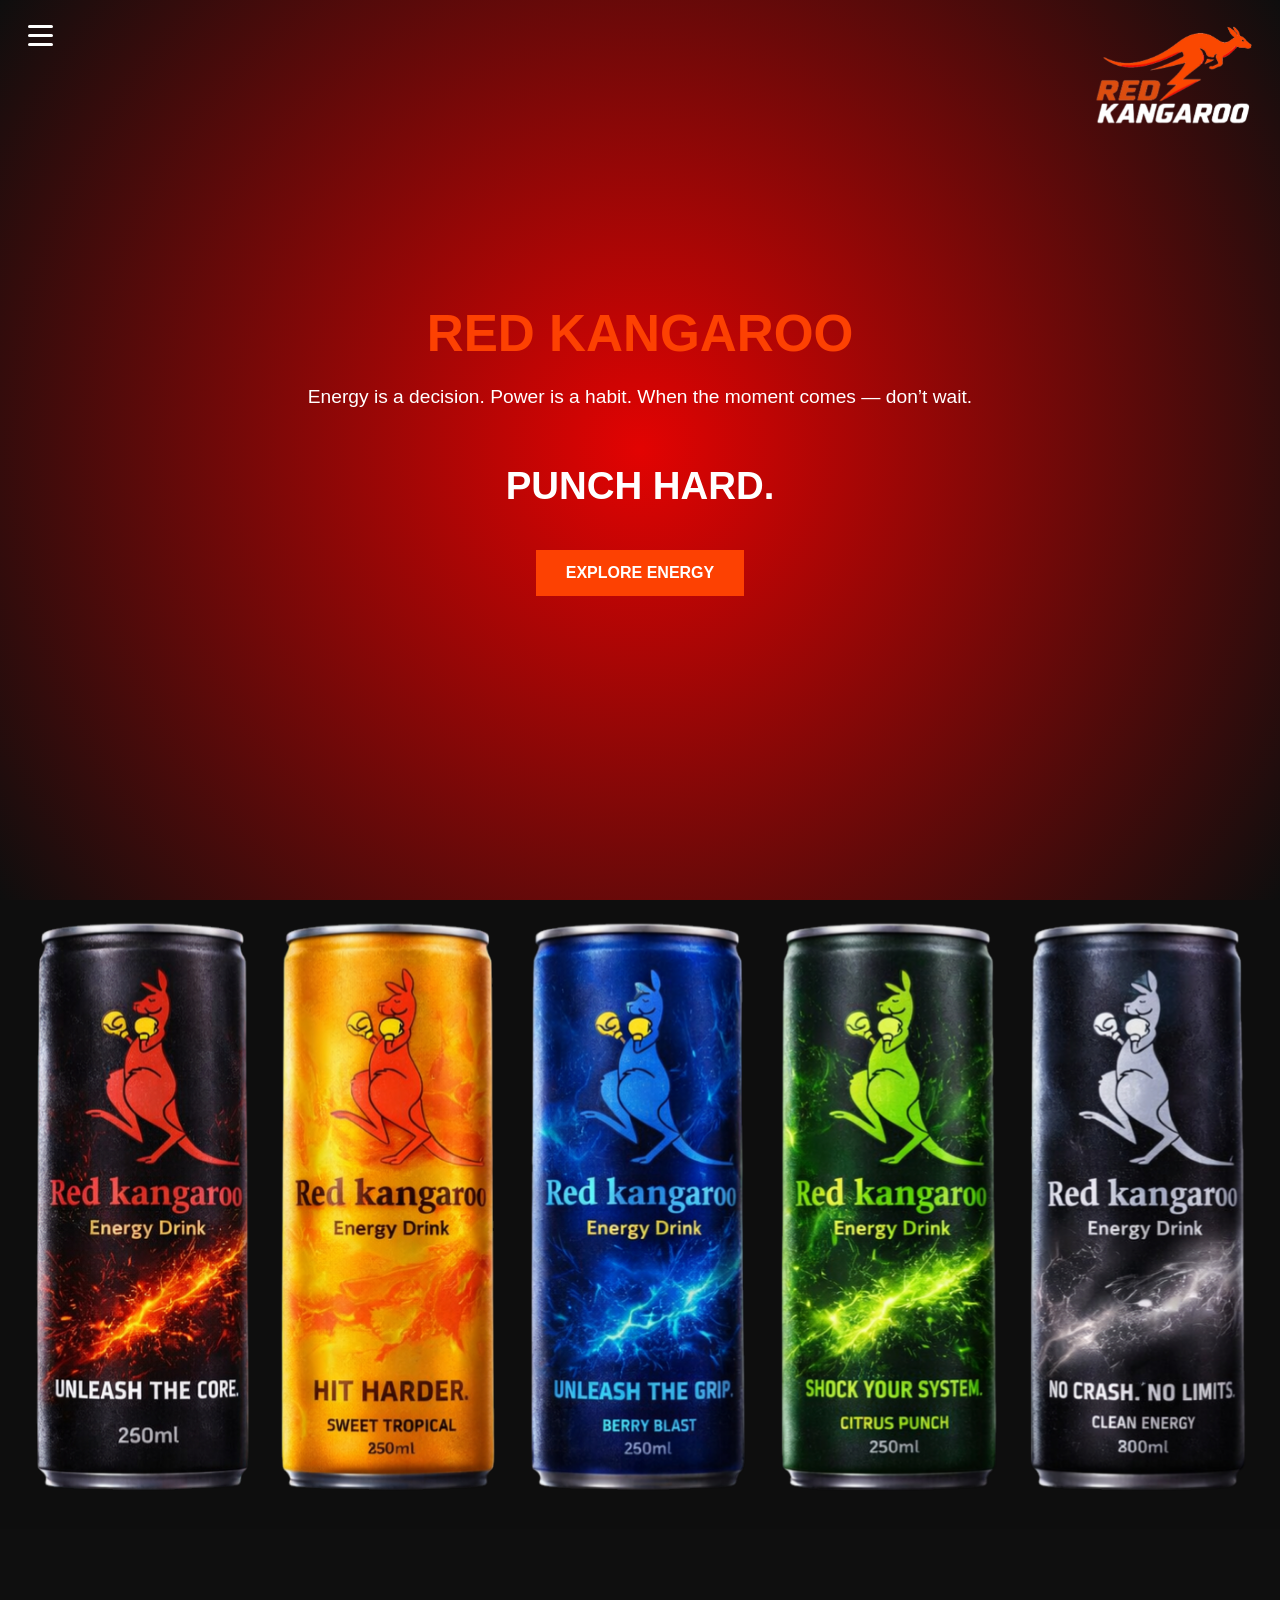
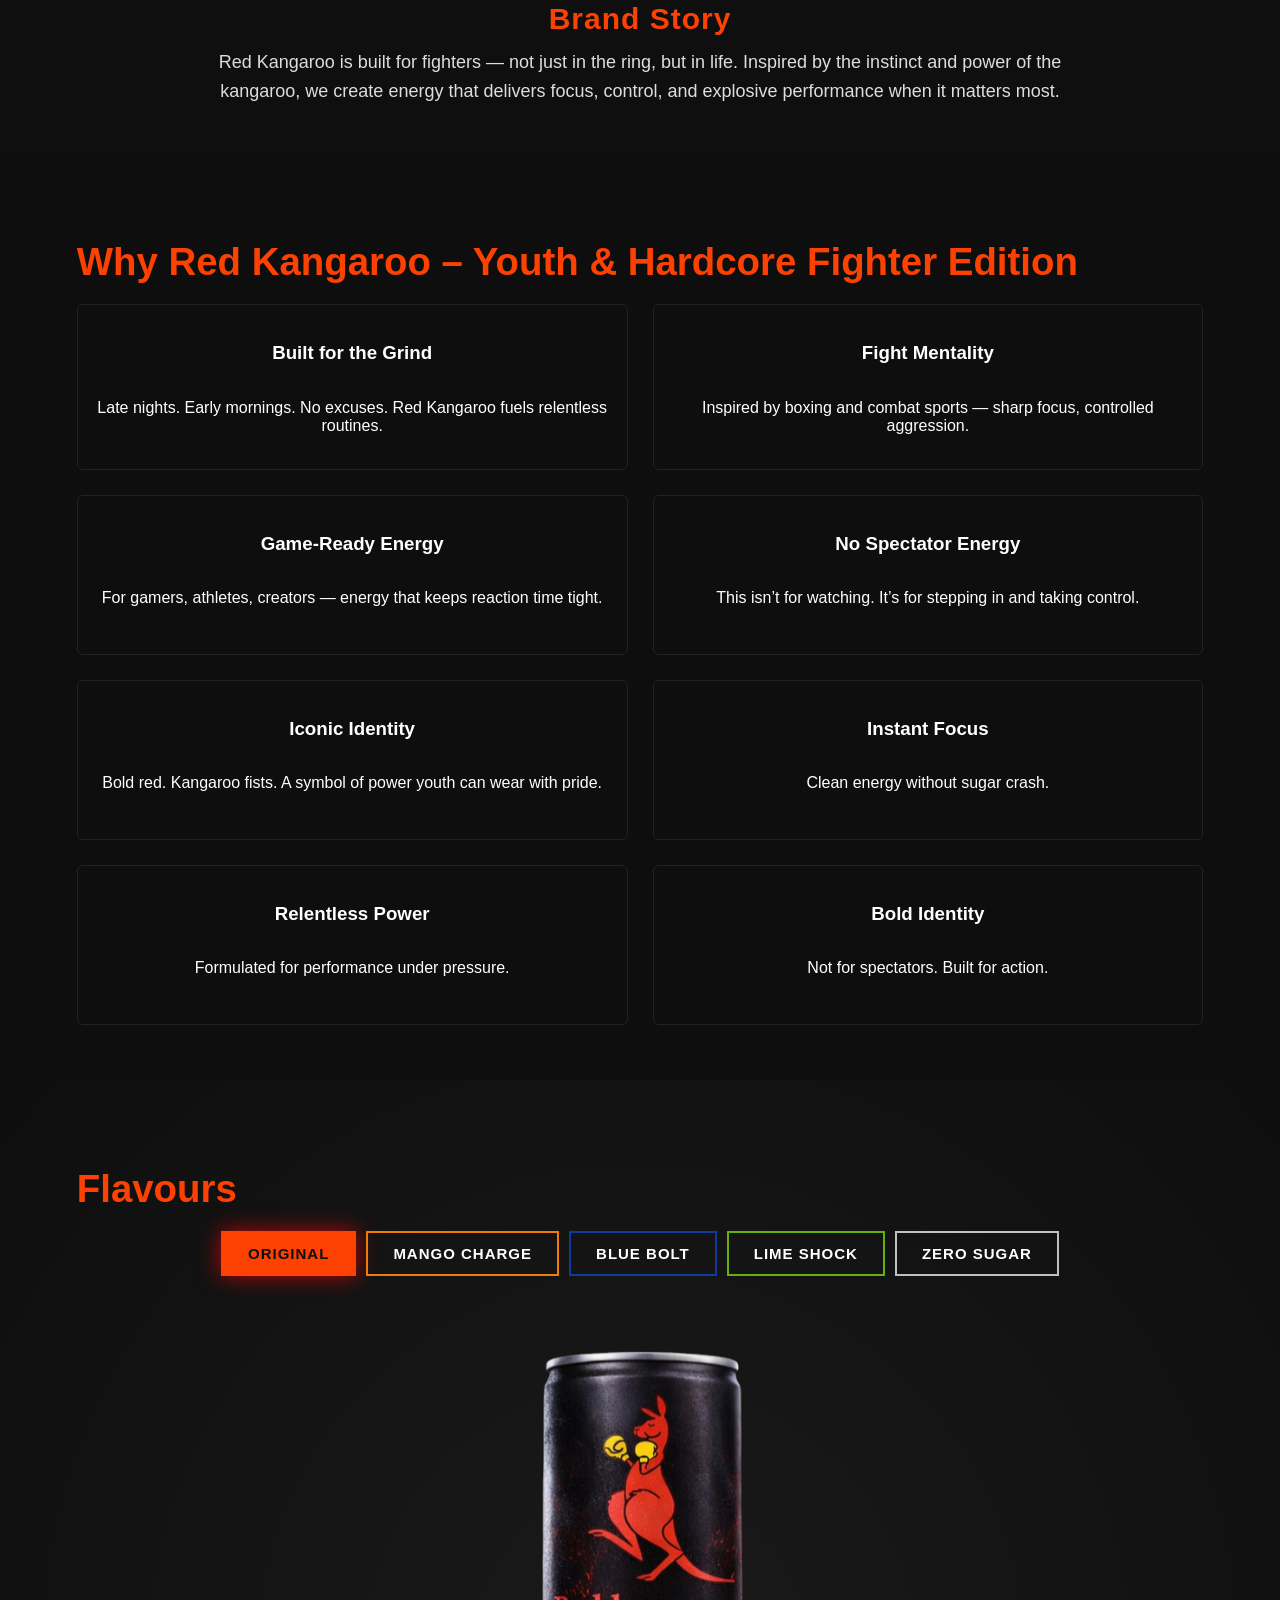
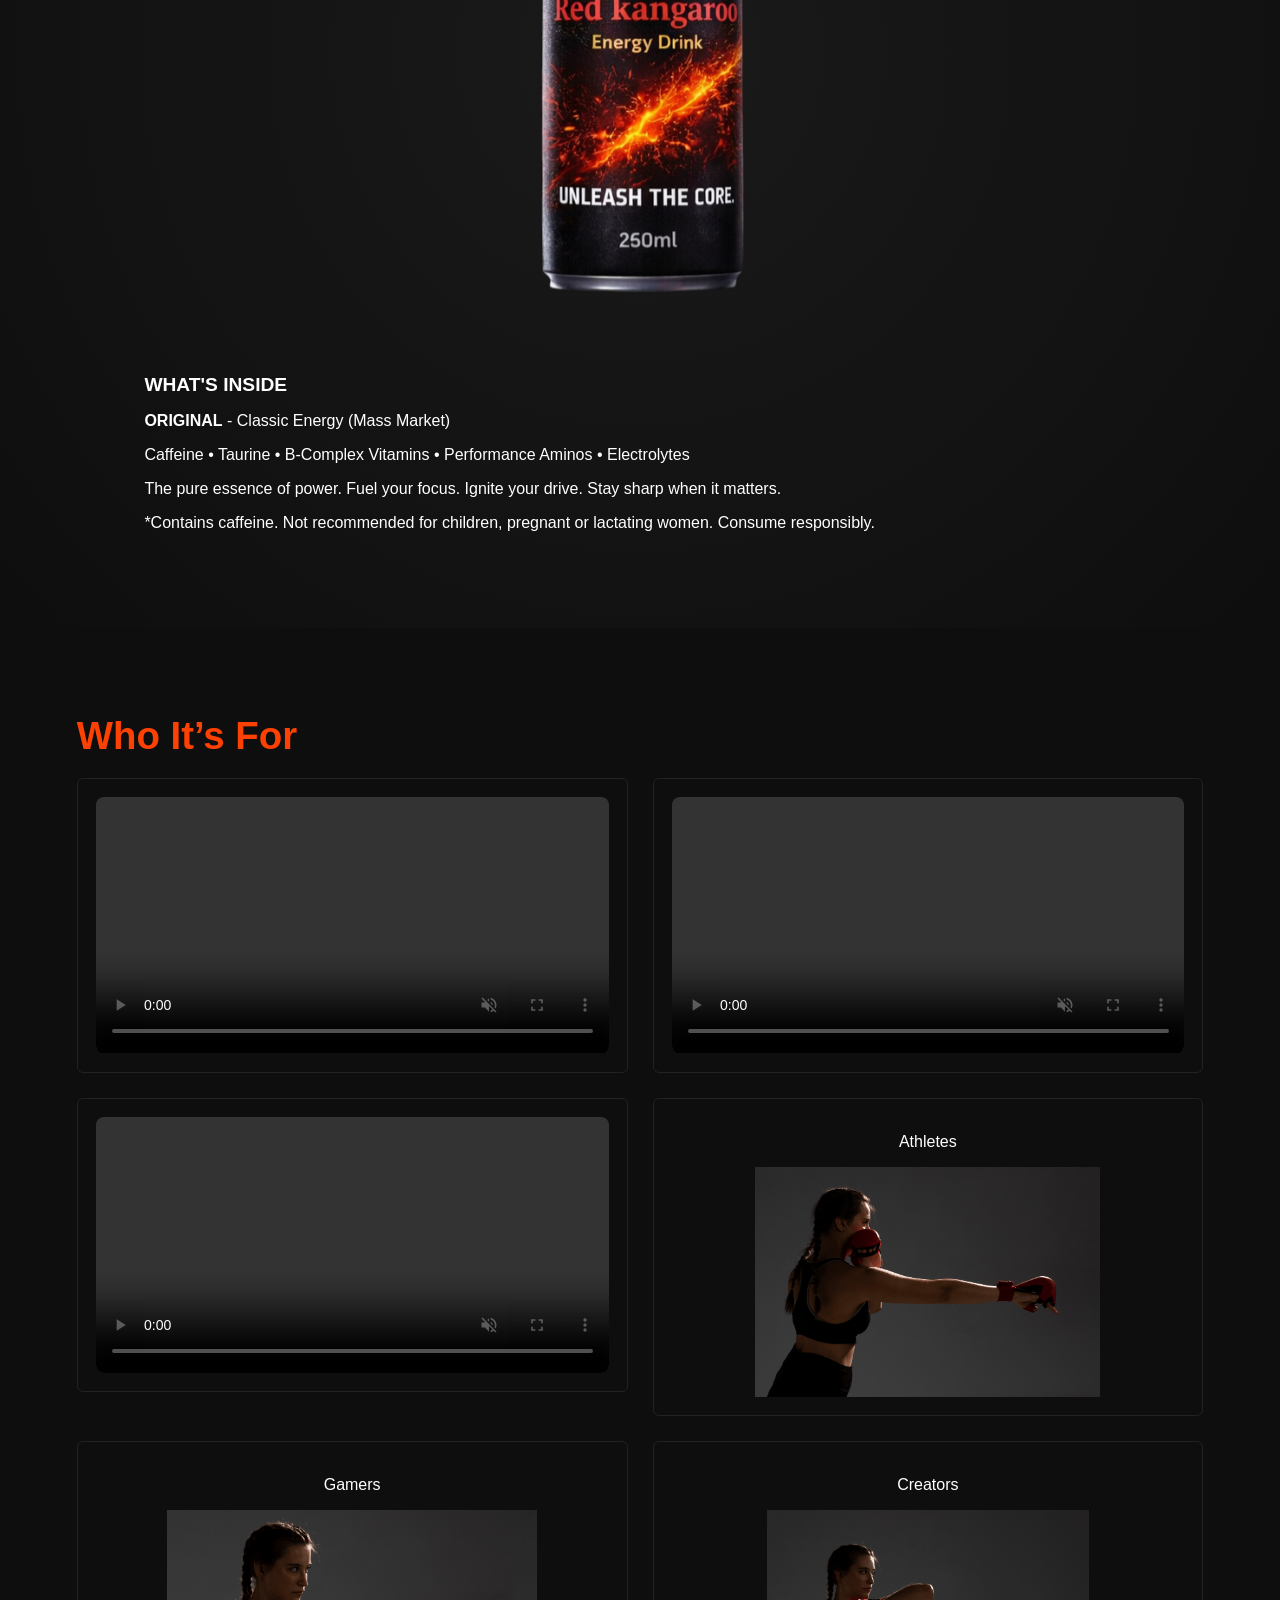
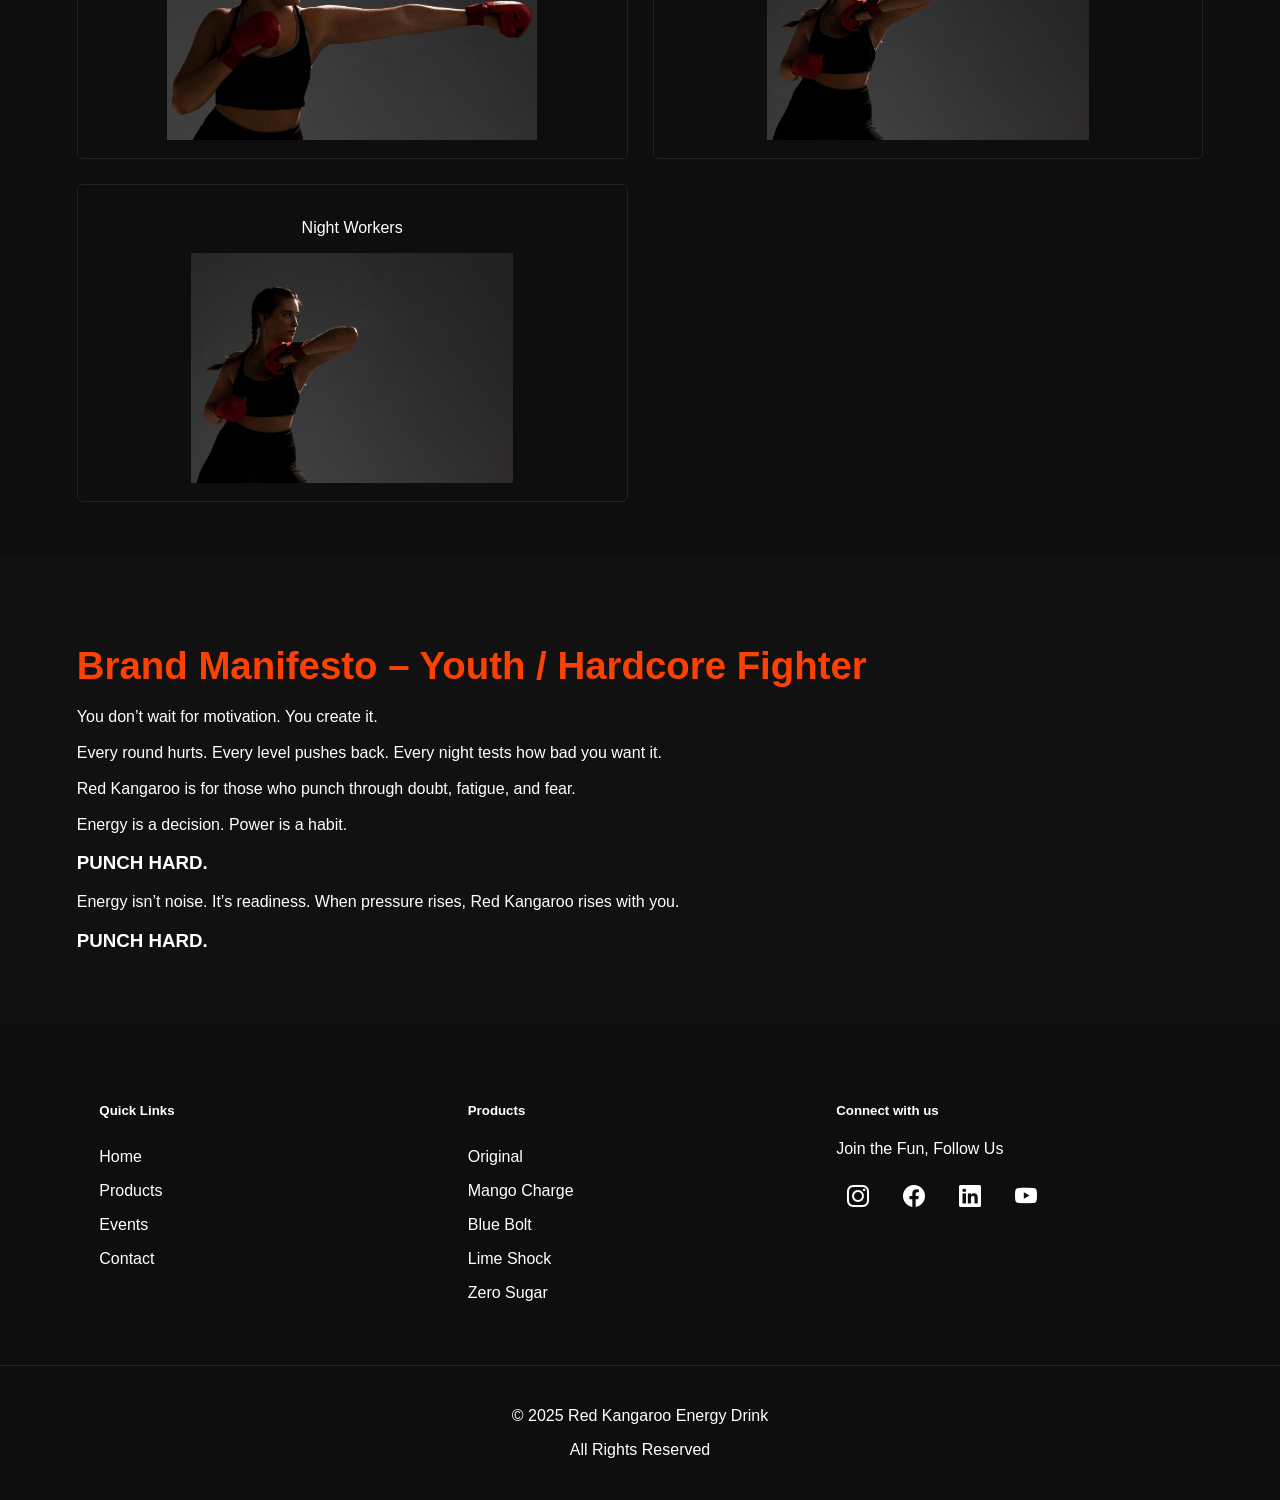
<file: index.html>
<!DOCTYPE html>
<html lang="en">

<head>
    <meta charset="UTF-8" />
    <meta name="viewport" content="width=device-width, initial-scale=1.0" />
    <title>Red Kangaroo Energy Drink | Punch Hard</title>
    <link rel="stylesheet" href="./assets/css/style.css">

    <!-- Favicon -->
    <link rel="icon" href="./images/fevicon.png?v=2" type="image/png">
    <!-- Bootstrap Icons (only) -->
    <link href="https://cdn.jsdelivr.net/npm/bootstrap-icons@1.10.5/font/bootstrap-icons.css" rel="stylesheet">

</head>

<body>

    <!-- SIDEBAR NAVIGATION -->
    <div class="sidebar" id="sidebar" aria-hidden="true">
        <span class="close-btn" id="closeBtn">×</span>
        <a href="./index.html">Home</a>
        <a href="./products/products.html">Products</a>
        <a href="./events/events.html">Events</a>
        <!-- <a href="./shop-online/shop-online.html">Shop Online</a> -->
        <a href="./contact/contact.html">Contact</a>
    </div>

    <header class="main-header home-hero">
        <button class="hamburger" id="hamburger" type="button" aria-label="Open navigation menu"
            aria-controls="sidebar">
            <span></span>
            <span></span>
            <span></span>
        </button>

        <a href="./index.html" class="header-logo">
            <img src="./images/red-kangaroo-logo.png" alt="Red Kangaroo Logo">
        </a>

        <h1 class="header-title">RED KANGAROO</h1>
        <p>Energy is a decision. Power is a habit. When the moment comes — don’t wait.</p>
        <h2>PUNCH HARD.</h2>
        <button class="cta"><a href="./products/products.html">EXPLORE ENERGY</a></button>
    </header>

    <div class="hero-banner">
        <img src="./images/Red Kangaroo Brand Portfolio Front view (FV).png" alt="Red Kangaroo Hero Banner">
    </div>

    <section class="dark punch-impact">
        <h2 class="section-title punch-text">Brand Story</h2>
        <p>Red Kangaroo is built for fighters — not just in the ring, but in life. Inspired by the instinct and power of
            the kangaroo, we create energy that delivers focus, control, and explosive performance when it matters most.
        </p>
    </section>

    <section>
        <h2 class="section-title">Why Red Kangaroo – Youth & Hardcore Fighter Edition</h2>
        <div class="grid">
            <div class="card">
                <h3>Built for the Grind</h3>
                <p>Late nights. Early mornings. No excuses. Red Kangaroo fuels relentless routines.</p>
            </div>
            <div class="card">
                <h3>Fight Mentality</h3>
                <p>Inspired by boxing and combat sports — sharp focus, controlled aggression.</p>
            </div>
            <div class="card">
                <h3>Game-Ready Energy</h3>
                <p>For gamers, athletes, creators — energy that keeps reaction time tight.</p>
            </div>
            <div class="card">
                <h3>No Spectator Energy</h3>
                <p>This isn’t for watching. It’s for stepping in and taking control.</p>
            </div>
            <div class="card">
                <h3>Iconic Identity</h3>
                <p>Bold red. Kangaroo fists. A symbol of power youth can wear with pride.</p>
            </div>
            <div class="card">
                <h3>Instant Focus</h3>
                <p>Clean energy without sugar crash.</p>
            </div>
            <div class="card">
                <h3>Relentless Power</h3>
                <p>Formulated for performance under pressure.</p>
            </div>
            <div class="card">
                <h3>Bold Identity</h3>
                <p>Not for spectators. Built for action.</p>
            </div>
        </div>
    </section>

    <!-- Arena: contains flavours, can stage and product area -->
    <section id="productArena" class="dark arena arena-original">
        <h2 class="section-title">Flavours</h2>

        <!-- Flavour selector (buttons) -->
        <div class="flavor-selector">
            <button class="flavor-btn1 active" data-flavor="original">ORIGINAL</button>
            <button class="flavor-btn2" data-flavor="mango">MANGO CHARGE</button>
            <button class="flavor-btn3" data-flavor="blue">BLUE BOLT</button>
            <button class="flavor-btn4" data-flavor="lime">LIME SHOCK</button>
            <button class="flavor-btn5" data-flavor="zero">ZERO SUGAR</button>
        </div>

        <!-- Can visual (rotates & tilts) -->
        <div class="can-stage">
            <img id="canImage" src="./images/Red Kangaroo original bv.png"
                alt="Red Kangaroo Can" />
        </div>

        <div class="product-strip punch-text" id="whatsInsideOriginal" style="display: block;">
            <h3>WHAT'S INSIDE</h3>
            <p><strong>ORIGINAL</strong> - Classic Energy (Mass Market)</p>
            <p>Caffeine • Taurine • B-Complex Vitamins • Performance Aminos • Electrolytes</p>
            <p>The pure essence of power. Fuel your focus. Ignite your drive. Stay sharp when it matters.</p>
            <p class="disclaimer">*Contains caffeine. Not recommended for children, pregnant or lactating women. Consume
                responsibly.</p>
        </div>

        <div class="product-strip punch-text" id="whatsInsideMango" style="display: none;">
            <h3>WHAT'S INSIDE</h3>
            <p><strong>MANGO CHARGE</strong> - Sweet Tropical (Youth)</p>
            <p>Caffeine • Taurine • B-Complex Vitamins • Natural Mango Flavour • Performance Aminos</p>
            <p>Tropical rush meets explosive energy. Built for long days and longer nights.</p>
            <p class="disclaimer">*Contains caffeine. Not recommended for children, pregnant or lactating women. Consume
                responsibly.</p>
        </div>

        <div class="product-strip punch-text" id="whatsInsideBlue" style="display: none;">
            <h3>WHAT'S INSIDE</h3>
            <p><strong>BLUE BOLT</strong> - Berry Blast (Night Gamers)</p>
            <p>Caffeine • Taurine • B-Complex Vitamins • Berry Blast Flavour • L-Tyrosine</p>
            <p>Sharp focus. Fast reflexes. Zero lag energy.</p>
            <p class="disclaimer">*Contains caffeine. Not recommended for children, pregnant or lactating women. Consume
                responsibly.</p>
        </div>

        <div class="product-strip punch-text" id="whatsInsideLime" style="display: none;">
            <h3>WHAT'S INSIDE</h3>
            <p><strong>LIME SHOCK</strong> - Citrus Punch (Fitness)</p>
            <p>Caffeine • Taurine • B-Complex Vitamins • Citrus Extract • Electrolytes</p>
            <p>Clean citrus kick. Hydrate. Activate. Dominate.</p>
            <p class="disclaimer">*Contains caffeine. Not recommended for children, pregnant or lactating women. Consume
                responsibly.</p>
        </div>

        <div class="product-strip punch-text" id="whatsInsideZero" style="display: none;">
            <h3>WHAT'S INSIDE</h3>
            <p><strong>ZERO SUGAR</strong> - Clean Energy (Health-Conscious)</p>
            <p>Caffeine • Taurine • B-Complex Vitamins • Natural Sweeteners • Performance Aminos</p>
            <p>Pure performance. Zero sugar. No compromise.</p>
            <p class="disclaimer">*Contains caffeine. Not recommended for children, pregnant or lactating women. Consume
                responsibly.</p>
        </div>
    </section>

    <section>
        <h2 class="section-title">Who It’s For</h2>
        <div class="grid">
            <div class="card">
                <div class="athlete-video-wrap">
                    <video class="athlete-video1" autoplay muted loop controls playsinline controlsList="nodownload">
                        <source src="./assets/videos/punch-1.mp4" type="video/mp4">
                        Your browser does not support the video tag.
                    </video>
                </div>
            </div>
            <div class="card">
                <div class="athlete-video-wrap">
                    <video class="athlete-video2" autoplay muted loop controls playsinline controlsList="nodownload">
                        <source src="./assets/videos/punch-2.mp4" type="video/mp4">
                        Your browser does not support the video tag.
                    </video>
                </div>
            </div>
            <div class="card">
                <div class="athlete-video-wrap">
                    <video class="athlete-video3" autoplay muted loop controls playsinline controlsList="nodownload">
                        <source src="./assets/videos/punch-3.mp4" type="video/mp4">
                        Your browser does not support the video tag.
                    </video>
                </div>
            </div>
            <div class="card">
                <p>Athletes</p>
                <img src="./images/woman-ready-punch-with-box-gloves.png" alt="">
            </div>
            <div class="card">
                <p>Gamers</p>
                <img src="./images/woman-punching-with-box-gloves.png" alt="">
            </div>
            <div class="card">
                <p>Creators</p>
                <img src="./images/woman-punching-with-box-glove.png" alt="">
            </div>
            <div class="card">
                <p>Night Workers</p>
                <img src="./images/woman-punching-with-box-glove.png" alt="">
            </div>
        </div>
    </section>

    <section class="dark">
        <h2 class="section-title">Brand Manifesto – Youth / Hardcore Fighter</h2>
        <p>You don’t wait for motivation. You create it.<br><br>Every round hurts. Every level pushes back. Every night
            tests how bad you want it.<br><br>Red Kangaroo is for those who punch through doubt, fatigue, and
            fear.<br><br>Energy is a decision. Power is a habit.</p>
        <h3>PUNCH HARD.</h3>
        <p>Energy isn’t noise. It’s readiness. When pressure rises, Red Kangaroo rises with you.</p>
        <h3>PUNCH HARD.</h3>
    </section>

    <!-- START OF FOOTER -->
    <section class="container">
        <div class="row">
            <!-- Quick Links -->
            <div class="col-md-4">
                <h5 class="text-danger mb-3">Quick Links</h5>
                <ul>
                    <li><a href="./index.html">Home</a></li>
                    <li><a href="./products/products.html">Products</a></li>
                    <li><a href="./events/events.html">Events</a></li>
                    <!--<li><a href="./shop-online/shop-online.html">Shop Online</a></li>-->
                    <li><a href="./contact/contact.html">Contact</a></li>
                </ul>
            </div>

            <!-- Products -->
            <div class="col-md-4">
                <h5 class="text-danger mb-3">Products</h5>
                <ul>
                    <li><a href="./products/original.html">Original</a>
                    </li>
                    <li><a href="./products/mango-chagre.html">Mango Charge</a>
                    </li>
                    <li><a href="./products/blue-bolt.html">Blue Bolt</a>
                    </li>
                    <li><a href="./products/lime-shock.html">Lime Shock</a>
                    </li>
                    <li><a href="./products/zero-sugar.html">Zero Sugar</a>
                    </li>
                </ul>
            </div>

            <!-- Social Links -->
            <div class="col-md-4">
                <h5 class="text-danger mb-3">Connect with us</h5>
                <p class="text-muted small">Join the Fun, Follow Us</p>
                <div class="social-links">
                    <a aria-label="Instagram" href="https://www.instagram.com/Zaikajaroori" target="_blank">
                        <i class="bi bi-instagram social-icon" aria-hidden="true"></i>
                    </a>
                    <a aria-label="Facebook" href="https://www.facebook.com/Zaikajaroori" target="_blank">
                        <i class="bi bi-facebook social-icon" aria-hidden="true"></i>
                    </a>
                    <a aria-label="LinkedIn" href="https://www.linkedin.com/company/Zaikajaroori" target="_blank">
                        <i class="bi bi-linkedin social-icon" aria-hidden="true"></i>
                    </a>
                    <a aria-label="YouTube" href="https://www.youtube.com/@Zaikajaroori" target="_blank">
                        <i class="bi bi-youtube social-icon" aria-hidden="true"></i>
                    </a>
                </div>
            </div>
        </div>
    </section>
    <!-- END OF FOOTER -->

    <footer>
        <p>© 2025 Red Kangaroo Energy Drink</p>
        <p>All Rights Reserved</p>
    </footer>

    <!-- Slam overlay (scroll reveal) -->
    <div class="slam-overlay" id="slamOverlay">
        <div class="slam-text">PUNCH HARD</div>
    </div>

    <!-- KO overlay (CTA) -->
    <div class="ko-overlay" id="koOverlay">
        <div class="ko-text">
            <span class="ko-line">ENERGY IS A DECISION</span>
            <span class="ko-hit">PUNCH HARD</span>
        </div>
    </div>

    <script src="./assets/js/script.js"></script>

</body>

</html>
</file>
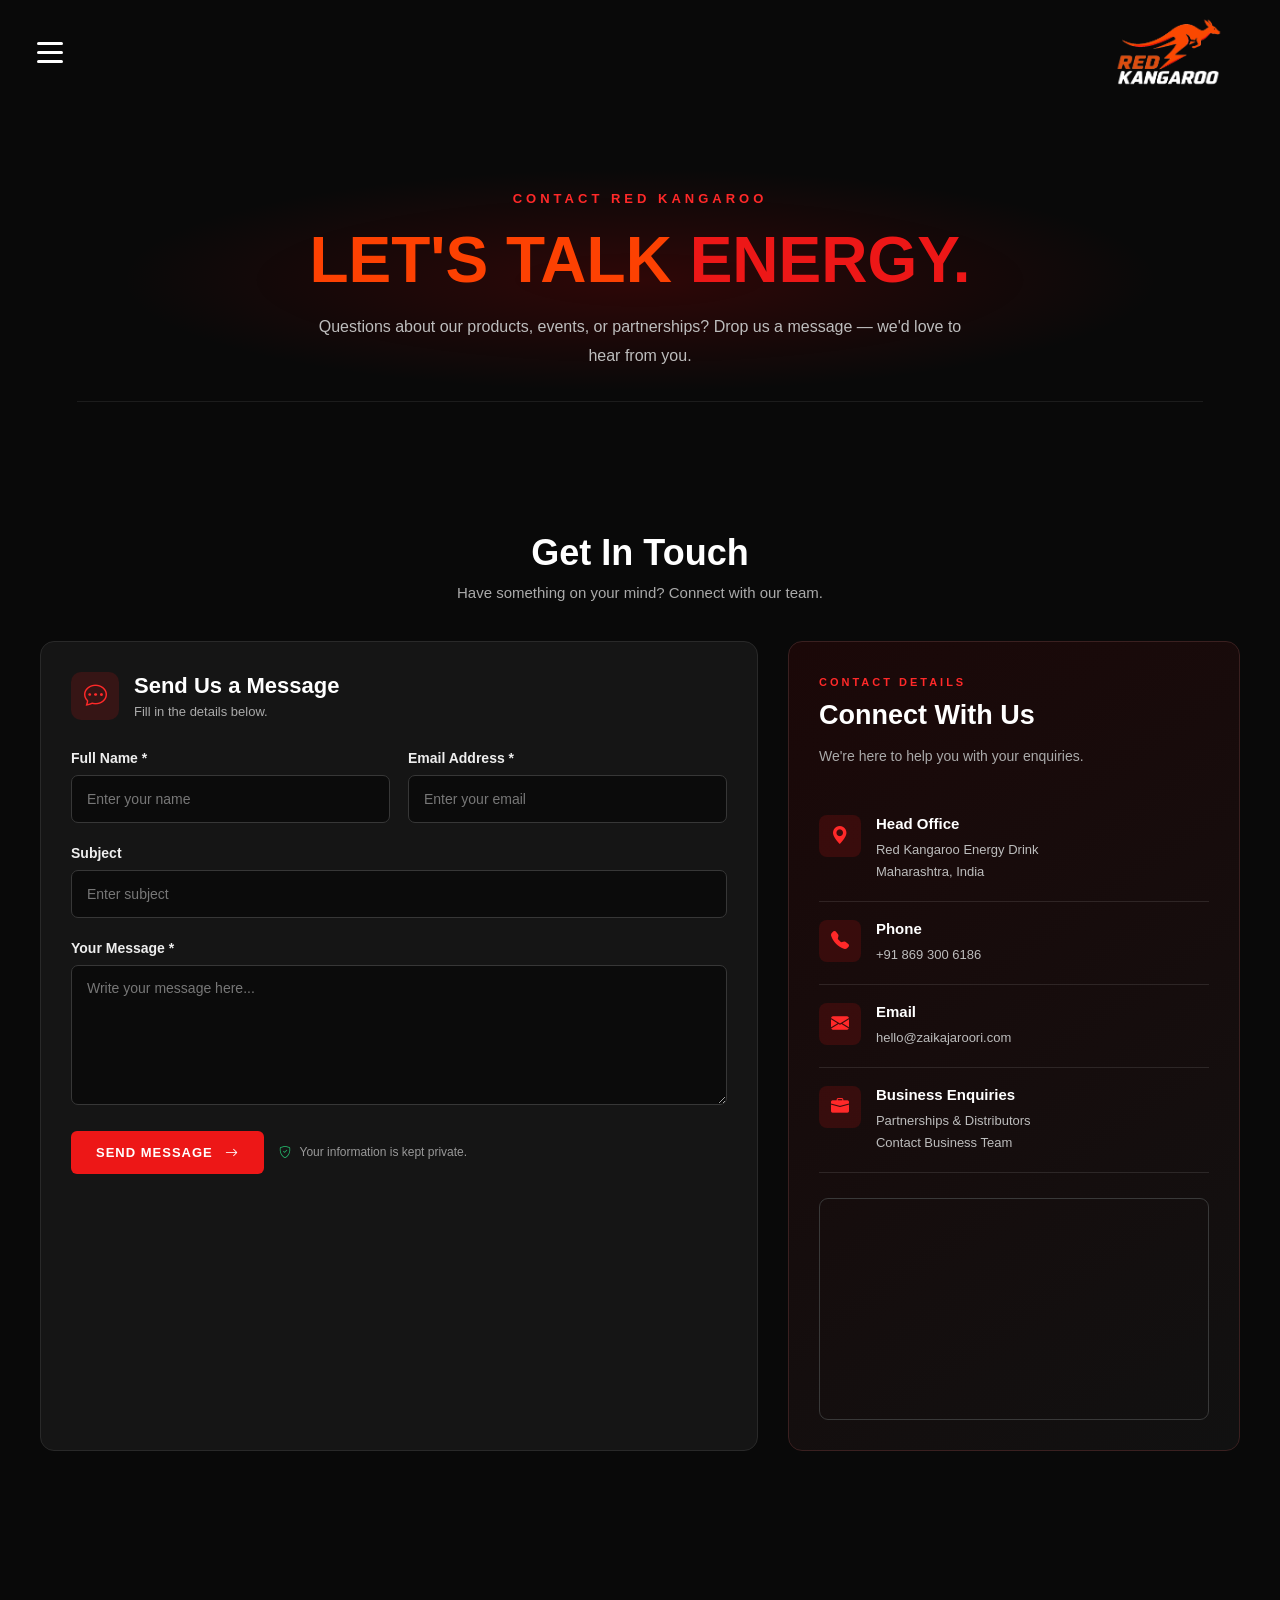
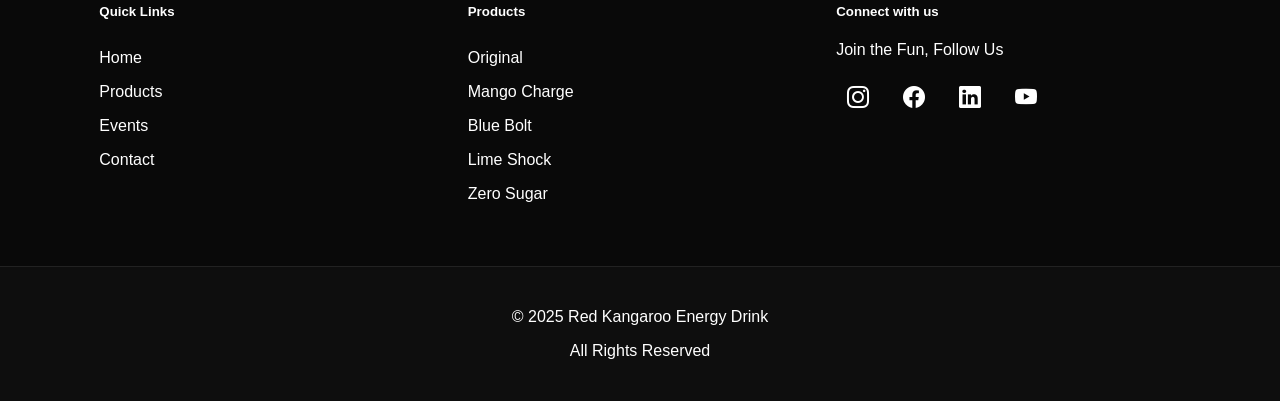
<file: contact/contact.html>
<!DOCTYPE html>
<html lang="en">

<head>
    <meta charset="UTF-8">
    <meta name="viewport" content="width=device-width, initial-scale=1.0">
    <title>Contact - Red Kangaroo</title>
    <link rel="stylesheet" href="../assets/css/style.css">
    <link rel="icon" href="../images/fevicon.png?v=2" type="image/png">
    <link href="https://cdn.jsdelivr.net/npm/bootstrap-icons@1.10.5/font/bootstrap-icons.css"
        rel="stylesheet">
</head>

<body class="contact-page">
    <div class="sidebar" id="sidebar" aria-hidden="true">
        <span class="close-btn" id="closeBtn">×</span>
        <a href="../index.html">Home</a>
        <a href="../products/products.html">Products</a>
        <a href="../events/events.html">Events</a>
        <a href="../contact/contact.html">Contact</a>
    </div>

    <header class="main-header">
        <button class="hamburger" id="hamburger" type="button" aria-label="Open navigation menu"
            aria-controls="sidebar">
            <span></span>
            <span></span>
            <span></span>
        </button>
        <a href="../index.html" class="header-logo">
            <img src="../images/red-kangaroo-logo.png" alt="Red Kangaroo Logo">
        </a>
    </header>

    <main>
        <section class="container">
            <div class="contact-hero">
                <div class="hero-inner">
                    <span class="contact-tag">CONTACT RED KANGAROO</span>
                    <h1>LET'S TALK <span>ENERGY.</span></h1>
                    <p>Questions about our products, events, or partnerships? Drop us a message — we'd love to hear
                        from you.</p>
                </div>
            </div>
        </section>

        <section class="container contact-container">
            <div class="contact-heading">
                <h2>Get In Touch</h2>
                <p>Have something on your mind? Connect with our team.</p>
            </div>

            <div class="contact-grid">
                <div class="contact-form-card">
                    <div class="form-heading">
                        <span class="form-icon" aria-hidden="true">
                            <i class="bi bi-chat-dots"></i>
                        </span>
                        <div>
                            <h3>Send Us a Message</h3>
                            <p>Fill in the details below.</p>
                        </div>
                    </div>

                    <form id="contactForm">
                        <div class="form-row">
                            <div class="form-group">
                                <label for="name">Full Name *</label>
                                <input id="name" name="name" type="text" required placeholder="Enter your name">
                            </div>
                            <div class="form-group">
                                <label for="email">Email Address *</label>
                                <input id="email" name="email" type="email" required
                                    placeholder="Enter your email">
                            </div>
                        </div>

                        <div class="form-group">
                            <label for="subject">Subject</label>
                            <input id="subject" name="subject" type="text" placeholder="Enter subject">
                        </div>

                        <div class="form-group">
                            <label for="message">Your Message *</label>
                            <textarea id="message" name="message" rows="6" required
                                placeholder="Write your message here..."></textarea>
                        </div>

                        <div class="form-actions">
                            <button type="submit" class="contact-submit">
                                SEND MESSAGE
                                <i class="bi bi-arrow-right" aria-hidden="true"></i>
                            </button>
                            <small>
                                <i class="bi bi-shield-check" aria-hidden="true"></i>
                                Your information is kept private.
                            </small>
                        </div>
                    </form>

                    <div id="formSuccess" class="form-success" role="status" aria-live="polite" hidden>
                        Thank you! Your enquiry has been received.
                    </div>
                </div>

                <aside class="contact-info">
                    <div class="info-heading">
                        <span>CONTACT DETAILS</span>
                        <h3>Connect With Us</h3>
                        <p>We're here to help you with your enquiries.</p>
                    </div>

                    <div class="info-block">
                        <span class="info-icon" aria-hidden="true">
                            <i class="bi bi-geo-alt-fill"></i>
                        </span>
                        <div>
                            <h4>Head Office</h4>
                            <p>Red Kangaroo Energy Drink<br>Maharashtra, India</p>
                        </div>
                    </div>

                    <div class="info-block">
                        <span class="info-icon" aria-hidden="true">
                            <i class="bi bi-telephone-fill"></i>
                        </span>
                        <div>
                            <h4>Phone</h4>
                            <a href="tel:+918693006186">+91 869 300 6186</a>
                        </div>
                    </div>

                    <div class="info-block">
                        <span class="info-icon" aria-hidden="true">
                            <i class="bi bi-envelope-fill"></i>
                        </span>
                        <div>
                            <h4>Email</h4>
                            <a href="mailto:hello@zaikajaroori.com">hello@zaikajaroori.com</a>
                        </div>
                    </div>

                    <div class="info-block">
                        <span class="info-icon" aria-hidden="true">
                            <i class="bi bi-briefcase-fill"></i>
                        </span>
                        <div>
                            <h4>Business Enquiries</h4>
                            <p>Partnerships &amp; Distributors</p>
                            <a href="mailto:partners@redkangaroo.example">Contact Business Team</a>
                        </div>
                    </div>

                    <div class="map-placeholder">
                        <iframe
                            src="https://www.google.com/maps/embed?pb=!1m18!1m12!1m3!1d6484971.222697064!2d71.40432931126641!3d18.15218313567186!2m3!1f0!2f0!3f0!3m2!1i1024!2i768!4f13.1!3m3!1m2!1s0x3bcfc41e9c9cd6f9%3A0x1b2f22924be04fb6!2sMaharashtra!5e1!3m2!1sen!2sin!4v1771848460050!5m2!1sen!2sin"
                            title="Map showing Maharashtra, India" loading="lazy" allowfullscreen
                            referrerpolicy="no-referrer-when-downgrade"></iframe>
                    </div>
                </aside>
            </div>
        </section>
    </main>

    <!-- START OF FOOTER -->
    <section class="container">
        <div class="row">
            <!-- Quick Links -->
            <div class="col-md-4">
                <h5 class="text-danger mb-3">Quick Links</h5>
                <ul>
                    <li><a href="../index.html">Home</a></li>
                    <li><a href="../products/products.html">Products</a></li>
                    <li><a href="../events/events.html">Events</a></li>
                    <li><a href="../contact/contact.html">Contact</a></li>
                </ul>
            </div>

            <!-- Products -->
            <div class="col-md-4">
                <h5 class="text-danger mb-3">Products</h5>
                <ul>
                    <li><a href="../products/original.html">Original</a></li>
                    <li><a href="../products/mango-chagre.html">Mango Charge</a></li>
                    <li><a href="../products/blue-bolt.html">Blue Bolt</a></li>
                    <li><a href="../products/lime-shock.html">Lime Shock</a></li>
                    <li><a href="../products/zero-sugar.html">Zero Sugar</a></li>
                </ul>
            </div>

            <!-- Social Links -->
            <div class="col-md-4">
                <h5 class="text-danger mb-3">Connect with us</h5>
                <p class="text-muted small">Join the Fun, Follow Us</p>
                <div class="social-links">
                    <a aria-label="Instagram" href="https://www.instagram.com/Zaikajaroori" target="_blank"
                        rel="noopener noreferrer">
                        <i class="bi bi-instagram social-icon" aria-hidden="true"></i>
                    </a>
                    <a aria-label="Facebook" href="https://www.facebook.com/Zaikajaroori" target="_blank"
                        rel="noopener noreferrer">
                        <i class="bi bi-facebook social-icon" aria-hidden="true"></i>
                    </a>
                    <a aria-label="LinkedIn" href="https://www.linkedin.com/company/Zaikajaroori" target="_blank"
                        rel="noopener noreferrer">
                        <i class="bi bi-linkedin social-icon" aria-hidden="true"></i>
                    </a>
                    <a aria-label="YouTube" href="https://www.youtube.com/@Zaikajaroori" target="_blank"
                        rel="noopener noreferrer">
                        <i class="bi bi-youtube social-icon" aria-hidden="true"></i>
                    </a>
                </div>
            </div>
        </div>
    </section>
    <!-- END OF FOOTER -->

    <footer>
        <p>© 2025 Red Kangaroo Energy Drink</p>
        <p>All Rights Reserved</p>
    </footer>

    <script src="../assets/js/script.js"></script>
</body>

</html>
</file>
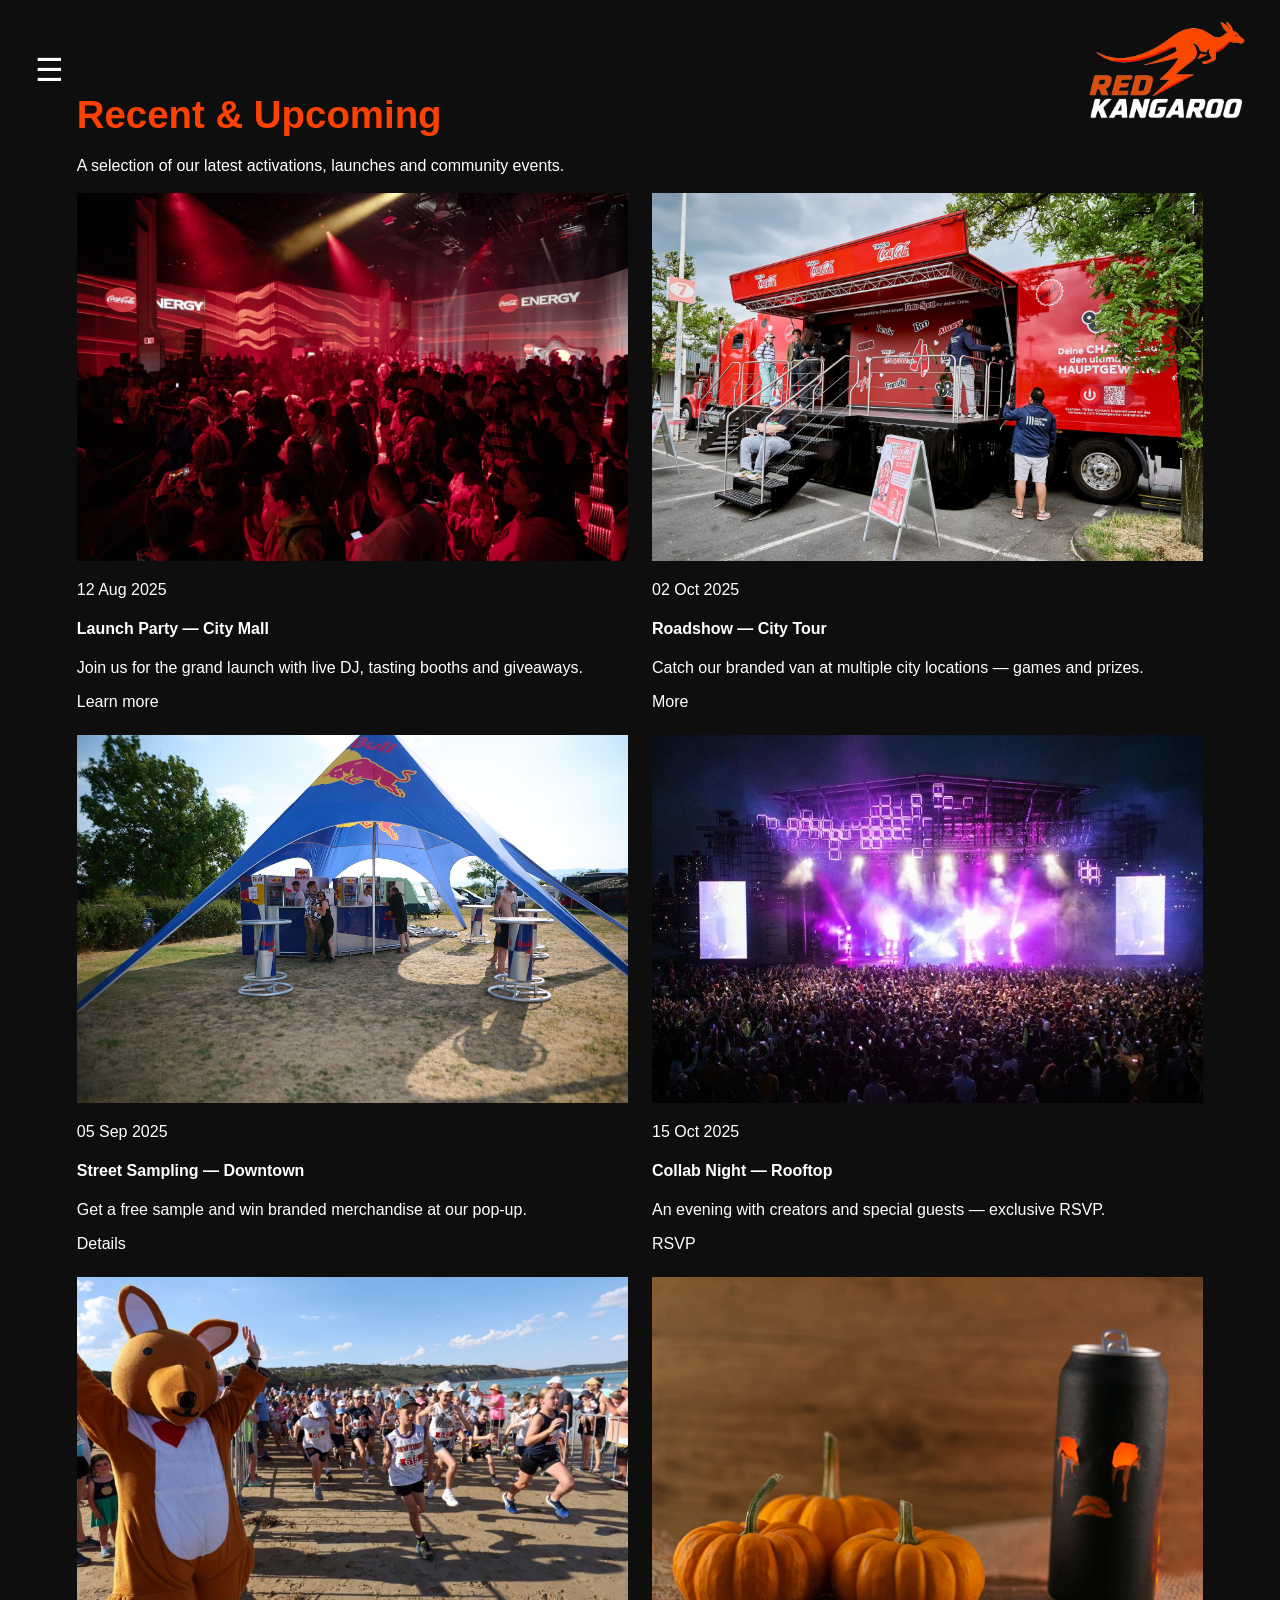
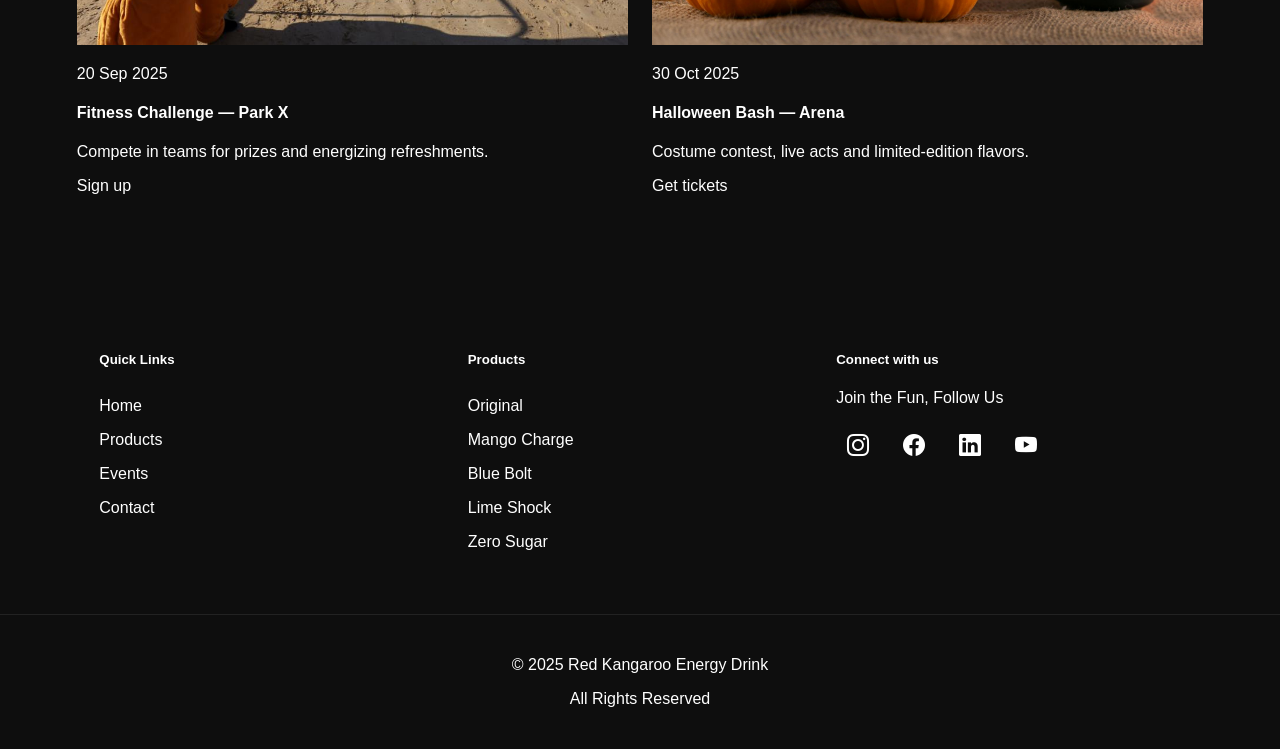
<file: events/events.html>
<!DOCTYPE html>
<html lang="en">

<head>
    <meta charset="UTF-8">
    <meta name="viewport" content="width=device-width, initial-scale=1.0">
    <title>Events - Red Kangaroo</title>
    <link rel="stylesheet" href="../assets/css/style.css">

    <!-- Favicon -->
    <link rel="icon" href="../images/fevicon.png?v=2" type="image/png">
    <!-- Bootstrap Icons -->
    <link href="https://cdn.jsdelivr.net/npm/bootstrap-icons@1.10.5/font/bootstrap-icons.css" rel="stylesheet">

</head>
</head>

<body>

    <header class="events-header">
        <button class="hamburger" id="hamburger" type="button" aria-label="Open navigation menu"
            aria-controls="sidebar">☰</button>

        <a href="../index.html" aria-label="Red Kangaroo home">
            <img src="../images/red-kangaroo-logo.png" alt="Red Kangaroo Logo" class="brand-logo">
        </a>
    </header>

    <!-- SIDEBAR NAVIGATION -->
    <div class="sidebar" id="sidebar" aria-hidden="true">
        <span class="close-btn" id="closeBtn">×</span>
        <a href="../index.html">Home</a>
        <a href="../products/products.html">Products</a>
        <a href="../events/events.html">Events</a>
        <!-- <a href="./shop-online/shop-online.html">Shop Online</a> -->
        <a href="../contact/contact.html">Contact</a>
    </div>

    <!-- EVENTS MASONRY GALLERY -->
    <section class="container">
        <div class="events-hero">
            <h3 class="section-title">Recent & Upcoming</h3>
            <p class="muted">A selection of our latest activations, launches and community events.</p>
        </div>

        <div class="masonry" id="eventsMasonry">
            <article class="event-card">
                <img src="1.jfif" alt="Event 1">
                <div class="event-meta">
                    <time class="event-date">12 Aug 2025</time>
                    <h4>Launch Party — City Mall</h4>
                    <p>Join us for the grand launch with live DJ, tasting booths and giveaways.</p>
                    <a class="event-cta" href="#">Learn more</a>
                </div>
            </article>

            <article class="event-card">
                <img src="2.jfif" alt="Event 2">
                <div class="event-meta">
                    <time class="event-date">05 Sep 2025</time>
                    <h4>Street Sampling — Downtown</h4>
                    <p>Get a free sample and win branded merchandise at our pop-up.</p>
                    <a class="event-cta" href="#">Details</a>
                </div>
            </article>

            <article class="event-card">
                <img src="3.jfif" alt="Event 3">
                <div class="event-meta">
                    <time class="event-date">20 Sep 2025</time>
                    <h4>Fitness Challenge — Park X</h4>
                    <p>Compete in teams for prizes and energizing refreshments.</p>
                    <a class="event-cta" href="#">Sign up</a>
                </div>
            </article>

            <article class="event-card">
                <img src="4.jfif" alt="Event 4">
                <div class="event-meta">
                    <time class="event-date">02 Oct 2025</time>
                    <h4>Roadshow — City Tour</h4>
                    <p>Catch our branded van at multiple city locations — games and prizes.</p>
                    <a class="event-cta" href="#">More</a>
                </div>
            </article>

            <article class="event-card">
                <img src="5.jfif" alt="Event 5">
                <div class="event-meta">
                    <time class="event-date">15 Oct 2025</time>
                    <h4>Collab Night — Rooftop</h4>
                    <p>An evening with creators and special guests — exclusive RSVP.</p>
                    <a class="event-cta" href="#">RSVP</a>
                </div>
            </article>

            <article class="event-card">
                <img src="6.jfif" alt="Event 6">
                <div class="event-meta">
                    <time class="event-date">30 Oct 2025</time>
                    <h4>Halloween Bash — Arena</h4>
                    <p>Costume contest, live acts and limited-edition flavors.</p>
                    <a class="event-cta" href="#">Get tickets</a>
                </div>
            </article>
        </div>
    </section>

    <!-- START OF FOOTER -->
    <section class="container">
        <div class="row">
            <!-- Quick Links -->
            <div class="col-md-4">
                <h5 class="text-danger mb-3">Quick Links</h5>
                <ul>
                    <li><a href="../index.html">Home</a></li>
                    <li><a href="../products/products.html">Products</a></li>
                    <li><a href="../events/events.html">Events</a></li>
                    <!-- <li> <a href="./shop-online/shop-online.html">Shop Online</a> --></li>
                    <li><a href="../contact/contact.html">Contact</a></li>
                </ul>
            </div>

            <!-- Products -->
            <div class="col-md-4">
                <h5 class="text-danger mb-3">Products</h5>
                <ul>
                    <li><a href="../products/original.html">Original</a>
                    </li>
                    <li><a href="../products/mango-chagre.html">Mango Charge</a>
                    </li>
                    <li><a href="../products/blue-bolt.html">Blue Bolt</a>
                    </li>
                    <li><a href="../products/lime-shock.html">Lime Shock</a>
                    </li>
                    <li><a href="../products/zero-sugar.html">Zero Sugar</a>
                    </li>
                </ul>
            </div>

            <!-- Social Links -->
            <div class="col-md-4">
                <h5 class="text-danger mb-3">Connect with us</h5>
                <p class="text-muted small">Join the Fun, Follow Us</p>
                <div class="social-links">
                    <a aria-label="Instagram" href="https://www.instagram.com/Zaikajaroori" target="_blank">
                        <i class="bi bi-instagram social-icon" aria-hidden="true"></i>
                    </a>
                    <a aria-label="Facebook" href="https://www.facebook.com/Zaikajaroori" target="_blank">
                        <i class="bi bi-facebook social-icon" aria-hidden="true"></i>
                    </a>
                    <a aria-label="LinkedIn" href="https://www.linkedin.com/company/Zaikajaroori" target="_blank">
                        <i class="bi bi-linkedin social-icon" aria-hidden="true"></i>
                    </a>
                    <a aria-label="YouTube" href="https://www.youtube.com/@Zaikajaroori" target="_blank">
                        <i class="bi bi-youtube social-icon" aria-hidden="true"></i>
                    </a>
                </div>
            </div>
        </div>
    </section>
    <!-- END OF FOOTER -->

    <footer>
        <p>© 2025 Red Kangaroo Energy Drink</p>
        <p>All Rights Reserved</p>
    </footer>

    <script src="../assets/js/script.js"></script>

</body>

</html>
</file>
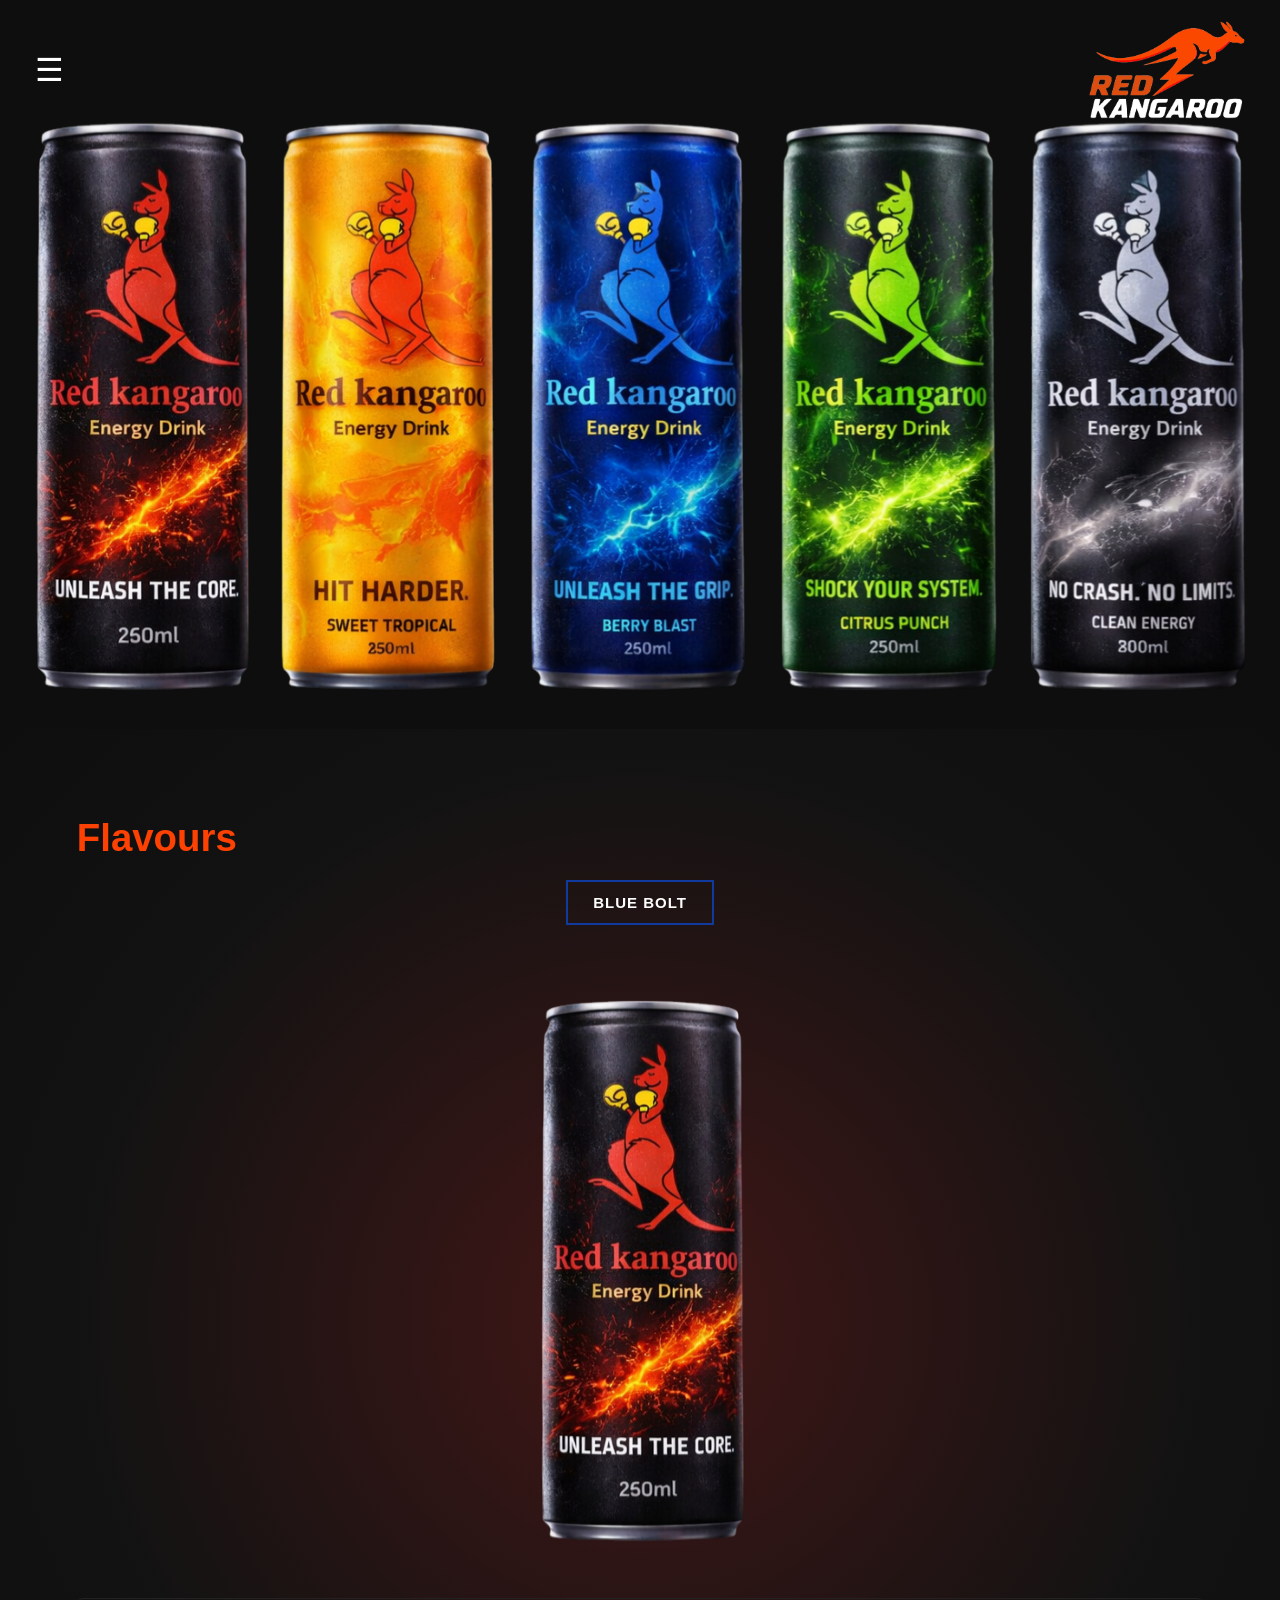
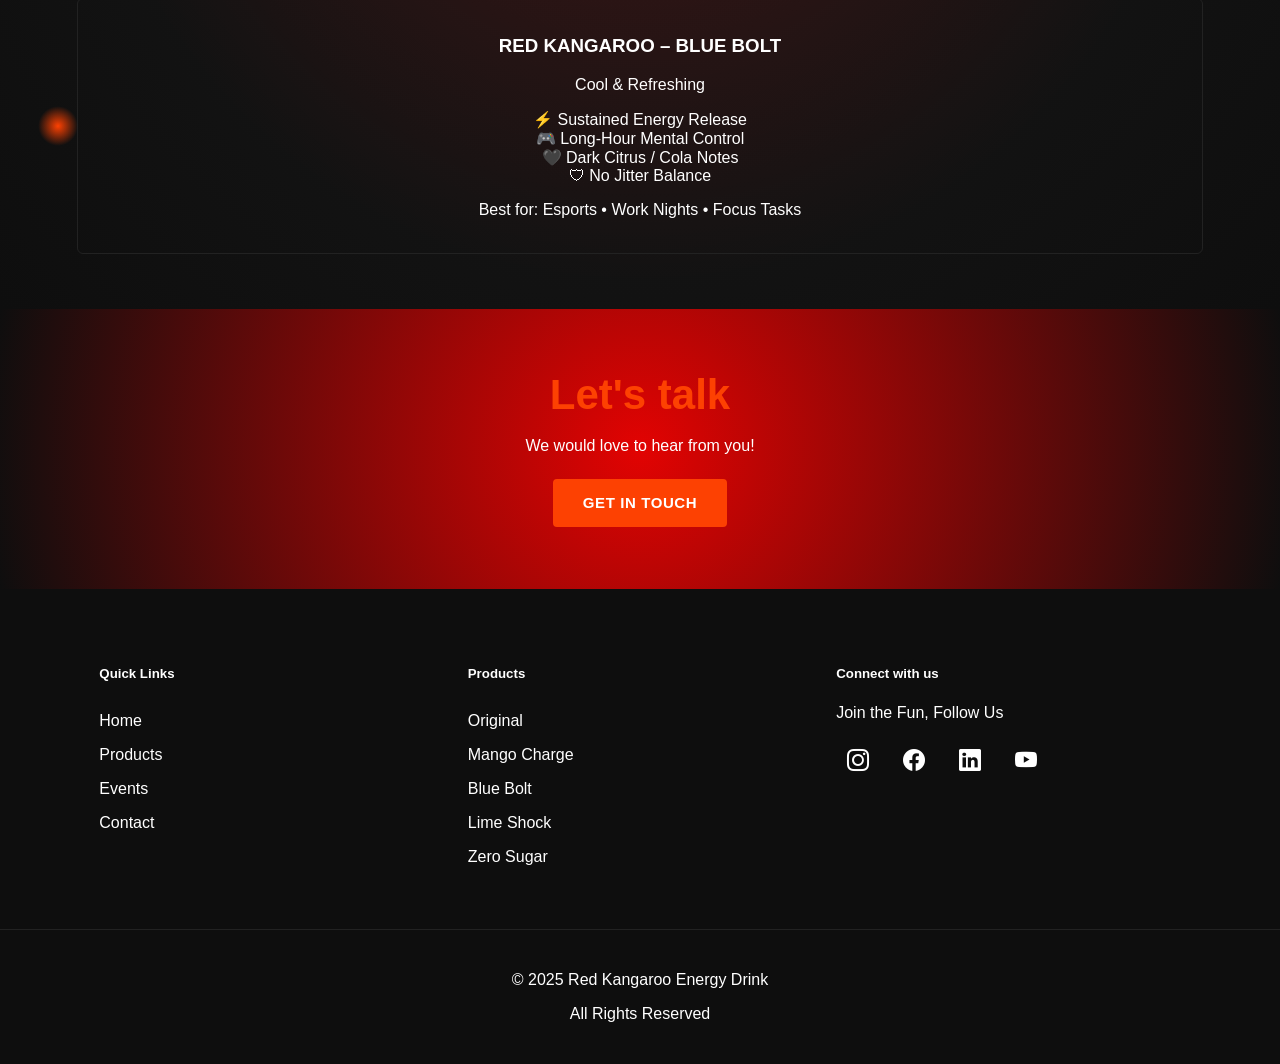
<file: products/blue-bolt.html>
<!DOCTYPE html>
<html lang="en">

<head>
    <meta charset="UTF-8">
    <meta name="viewport" content="width=device-width, initial-scale=1.0">
    <title>Blue Bolt - Red Kangaroo</title>
    <link rel="stylesheet" href="../assets/css/style.css">

    <!-- Favicon -->
    <link rel="icon" href="../images/fevicon.png?v=2" type="image/png">
    <!-- Bootstrap Icons -->
    <link href="https://cdn.jsdelivr.net/npm/bootstrap-icons@1.10.5/font/bootstrap-icons.css" rel="stylesheet">

</head>
</head>

<body>

    <header class="events-header">
        <button class="hamburger" id="hamburger" type="button" aria-label="Open navigation menu"
            aria-controls="sidebar">☰</button>

        <a href="../index.html" aria-label="Red Kangaroo home">
            <img src="../images/red-kangaroo-logo.png" alt="Red Kangaroo Logo" class="brand-logo">
        </a>
    </header>

    <!-- SIDEBAR NAVIGATION -->
    <div class="sidebar" id="sidebar" aria-hidden="true">
        <span class="close-btn" id="closeBtn">×</span>
        <a href="../index.html">Home</a>
        <a href="../products/products.html">Products</a>
        <a href="../events/events.html">Events</a>
        <!-- <a href="./shop-online/shop-online.html">Shop Online</a> -->
        <a href="../contact/contact.html">Contact</a>
    </div>

    <div class="hero-banner product-hero-banner mt-3">
        <img src="../images/Red Kangaroo Brand Portfolio Front view (FV).png"
            alt="Red Kangaroo Original">
    </div>

    <!-- Arena: contains flavours, can stage and product area -->
    <section id="productArena" class="dark arena arena-original">
        <h2 class="section-title">Flavours</h2>

        <!-- Flavour selector (buttons) -->
        <div class="flavor-selector">
            <button class="flavor-btn3" data-flavor="blue">BLUE BOLT</button>
        </div>

        <!-- Can visual (rotates & tilts) -->
        <div class="can-stage">
            <img id="canImage" src="../images/Red Kangaroo blue (FV).png"
                alt="Red Kangaroo Can" />
        </div>

        <!-- Product cards (flavour-aware) -->
        <div class="card punch-impact product-card active" data-flavor="blue">
            <h3>RED KANGAROO – BLUE BOLT</h3>
            <p class="product-tag">Cool & Refreshing</p>
            <ul>
                <li>⚡ Sustained Energy Release</li>
                <li>🎮 Long-Hour Mental Control</li>
                <li>🖤 Dark Citrus / Cola Notes</li>
                <li>🛡 No Jitter Balance</li>
            </ul>
            <p class="usecase">Best for: Esports • Work Nights • Focus Tasks</p>
        </div>

    </section>

    <!-- Let's Talk CTA Section -->
    <section class="lets-talk-section">
        <div class="lets-talk-container">
            <h2>Let's talk</h2>
            <p>We would love to hear from you!</p>
            <a href="../contact/contact.html" class="cta-btn">GET IN TOUCH</a>
        </div>
    </section>

    <!-- START OF FOOTER -->
    <section class="container">
        <div class="row">
            <!-- Quick Links -->
            <div class="col-md-4">
                <h5 class="text-danger mb-3">Quick Links</h5>
                <ul>
                    <li><a href="../index.html">Home</a></li>
                    <li><a href="../products/products.html">Products</a></li>
                    <li><a href="../events/events.html">Events</a></li>
                    <!-- <li><a href="./shop-online/shop-online.html">Shop Online</a> --></li>
                    <li><a href="../contact/contact.html">Contact</a></li>
                </ul>
            </div>

            <!-- Products -->
            <div class="col-md-4">
                <h5 class="text-danger mb-3">Products</h5>
                <ul>
                    <li><a href="../products/original.html">Original</a>
                    </li>
                    <li><a href="../products/mango-chagre.html">Mango Charge</a>
                    </li>
                    <li><a href="../products/blue-bolt.html">Blue Bolt</a>
                    </li>
                    <li><a href="../products/lime-shock.html">Lime Shock</a>
                    </li>
                    <li><a href="../products/zero-sugar.html">Zero Sugar</a>
                    </li>
                </ul>
            </div>

            <!-- Social Links -->
            <div class="col-md-4">
                <h5 class="text-danger mb-3">Connect with us</h5>
                <p class="text-muted small">Join the Fun, Follow Us</p>
                <div class="social-links">
                    <a aria-label="Instagram" href="https://www.instagram.com/Zaikajaroori" target="_blank">
                        <i class="bi bi-instagram social-icon" aria-hidden="true"></i>
                    </a>
                    <a aria-label="Facebook" href="https://www.facebook.com/Zaikajaroori" target="_blank">
                        <i class="bi bi-facebook social-icon" aria-hidden="true"></i>
                    </a>
                    <a aria-label="LinkedIn" href="https://www.linkedin.com/company/Zaikajaroori" target="_blank">
                        <i class="bi bi-linkedin social-icon" aria-hidden="true"></i>
                    </a>
                    <a aria-label="YouTube" href="https://www.youtube.com/@Zaikajaroori" target="_blank">
                        <i class="bi bi-youtube social-icon" aria-hidden="true"></i>
                    </a>
                </div>
            </div>
        </div>
    </section>
    <!-- END OF FOOTER -->

    <footer>
        <p>© 2025 Red Kangaroo Energy Drink</p>
        <p>All Rights Reserved</p>
    </footer>

    <script src="../assets/js/script.js"></script>

</body>

</html>
</file>
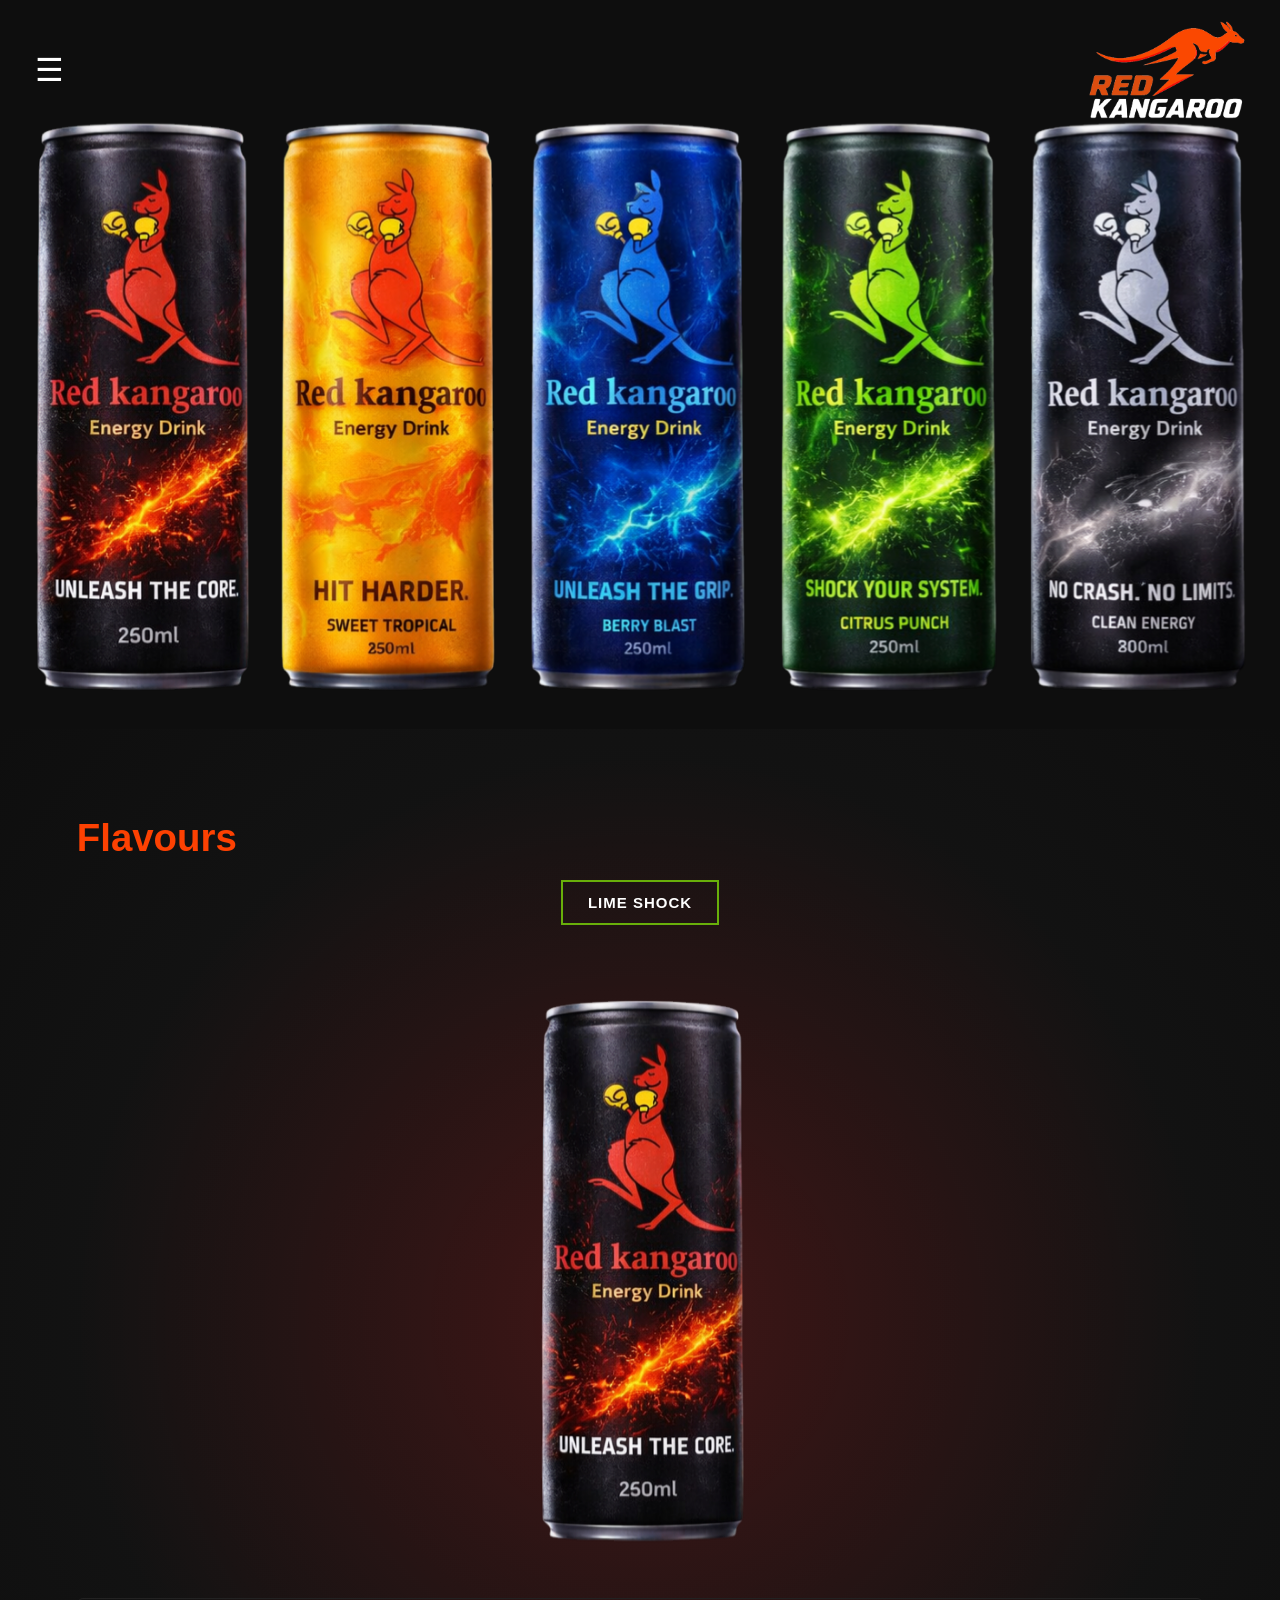
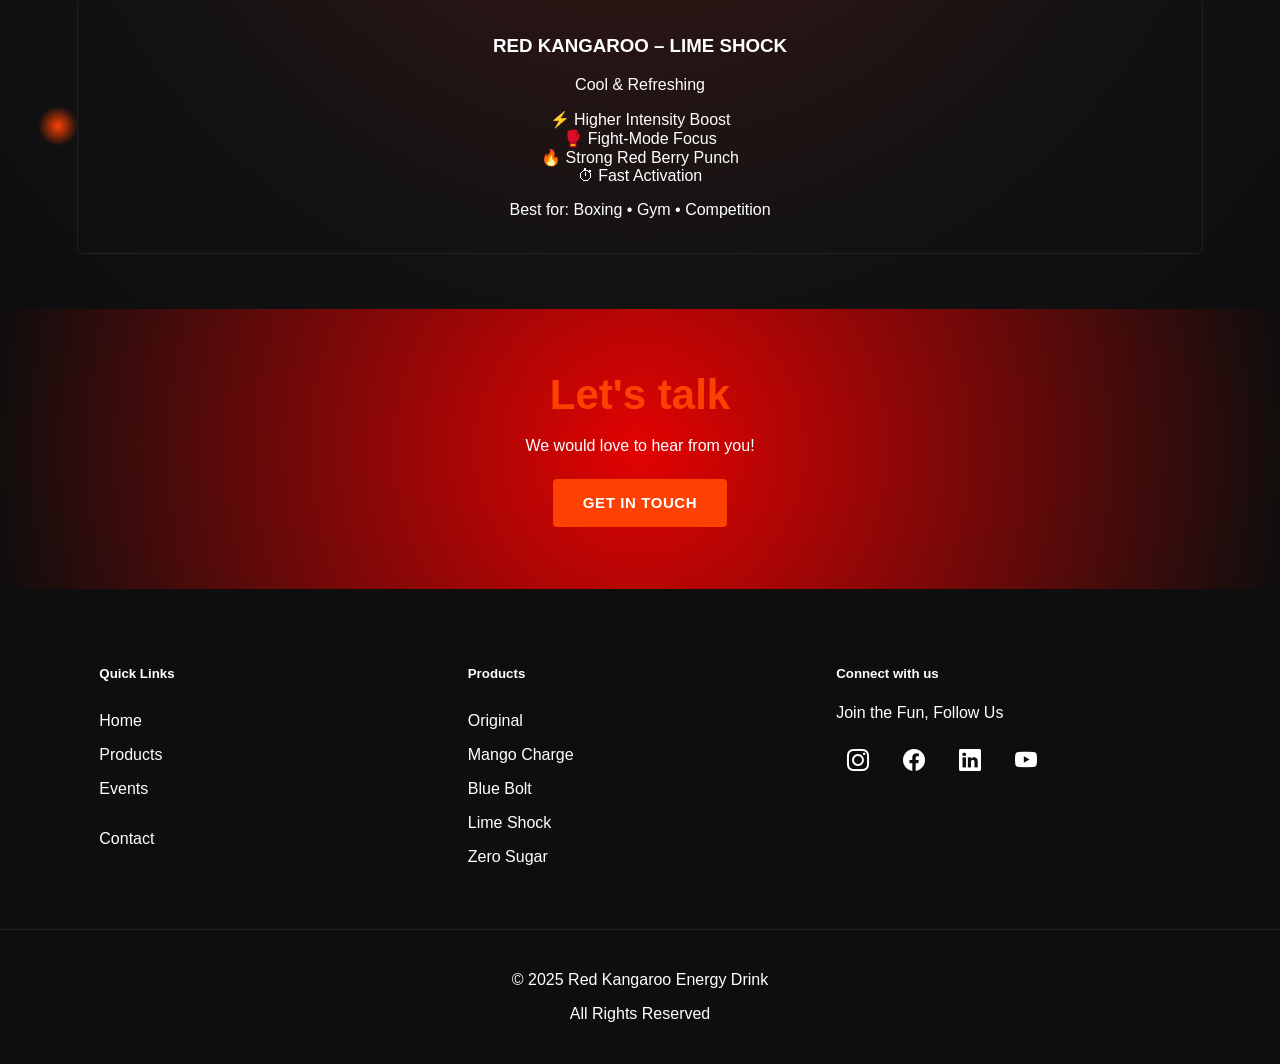
<file: products/lime-shock.html>
<!DOCTYPE html>
<html lang="en">

<head>
    <meta charset="UTF-8">
    <meta name="viewport" content="width=device-width, initial-scale=1.0">
    <title>Lime Shock - Red Kangaroo</title>
    <link rel="stylesheet" href="../assets/css/style.css">

    <!-- Favicon -->
    <link rel="icon" href="../images/fevicon.png?v=2" type="image/png">
    <!-- Bootstrap Icons -->
    <link href="https://cdn.jsdelivr.net/npm/bootstrap-icons@1.10.5/font/bootstrap-icons.css" rel="stylesheet">

</head>

<body>

    <header class="events-header">
        <button class="hamburger" id="hamburger" type="button" aria-label="Open navigation menu"
            aria-controls="sidebar">☰</button>

        <a href="../index.html" aria-label="Red Kangaroo home">
            <img src="../images/red-kangaroo-logo.png" alt="Red Kangaroo Logo" class="brand-logo">
        </a>
    </header>

    <!-- SIDEBAR NAVIGATION -->
    <div class="sidebar" id="sidebar" aria-hidden="true">
        <span class="close-btn" id="closeBtn">×</span>
        <a href="../index.html">Home</a>
        <a href="../products/products.html">Products</a>
        <a href="../events/events.html">Events</a>
        <!-- <a href="./shop-online/shop-online.html">Shop Online</a> -->
        <a href="../contact/contact.html">Contact</a>
    </div>

    <div class="hero-banner product-hero-banner">
        <img src="../images/Red Kangaroo Brand Portfolio Front view (FV).png"
            alt="Red Kangaroo Original">
    </div>

    <!-- Arena: contains flavours, can stage and product area -->
    <section id="productArena" class="dark arena arena-original">
        <h2 class="section-title">Flavours</h2>

        <!-- Flavour selector (buttons) -->
        <div class="flavor-selector">
            <button class="flavor-btn4" data-flavor="lime">LIME SHOCK</button>
        </div>

        <!-- Can visual (rotates & tilts) -->
        <div class="can-stage">
            <img id="canImage" src="../images/Red Kangaroo lime (FV).png"
                alt="Red Kangaroo Can" />
        </div>

        <!-- Product cards (flavour-aware) -->
        <div class="card punch-impact product-card active" data-flavor="lime">
            <h3>RED KANGAROO – LIME SHOCK</h3>
            <p class="product-tag">Cool & Refreshing</p>
            <ul>
                <li>⚡ Higher Intensity Boost</li>
                <li>🥊 Fight-Mode Focus</li>
                <li>🔥 Strong Red Berry Punch</li>
                <li>⏱ Fast Activation</li>
            </ul>
            <p class="usecase">Best for: Boxing • Gym • Competition</p>
        </div>

    </section>

    <!-- Let's Talk CTA Section -->
    <section class="lets-talk-section">
        <div class="lets-talk-container">
            <h2>Let's talk</h2>
            <p>We would love to hear from you!</p>
            <a href="../contact/contact.html" class="cta-btn">GET IN TOUCH</a>
        </div>
    </section>

    <!-- START OF FOOTER -->
    <section class="container">
        <div class="row">
            <!-- Quick Links -->
            <div class="col-md-4">
                <h5 class="text-danger mb-3">Quick Links</h5>
                <ul>
                    <li><a href="../index.html">Home</a></li>
                    <li><a href="../products/products.html">Products</a></li>
                    <li><a href="../events/events.html">Events</a></li>
                    <li><!-- <a href="./shop-online/shop-online.html">Shop Online</a> --></li>
                    <li><a href="../contact/contact.html">Contact</a></li>
                </ul>
            </div>

            <!-- Products -->
            <div class="col-md-4">
                <h5 class="text-danger mb-3">Products</h5>
                <ul>
                    <li><a href="../products/original.html">Original</a>
                    </li>
                    <li><a href="../products/mango-chagre.html">Mango Charge</a>
                    </li>
                    <li><a href="../products/blue-bolt.html">Blue Bolt</a>
                    </li>
                    <li><a href="../products/lime-shock.html">Lime Shock</a>
                    </li>
                    <li><a href="../products/zero-sugar.html">Zero Sugar</a>
                    </li>
                </ul>
            </div>

            <!-- Social Links -->
            <div class="col-md-4">
                <h5 class="text-danger mb-3">Connect with us</h5>
                <p class="text-muted small">Join the Fun, Follow Us</p>
                <div class="social-links">
                    <a aria-label="Instagram" href="https://www.instagram.com/Zaikajaroori" target="_blank">
                        <i class="bi bi-instagram social-icon" aria-hidden="true"></i>
                    </a>
                    <a aria-label="Facebook" href="https://www.facebook.com/Zaikajaroori" target="_blank">
                        <i class="bi bi-facebook social-icon" aria-hidden="true"></i>
                    </a>
                    <a aria-label="LinkedIn" href="https://www.linkedin.com/company/Zaikajaroori" target="_blank">
                        <i class="bi bi-linkedin social-icon" aria-hidden="true"></i>
                    </a>
                    <a aria-label="YouTube" href="https://www.youtube.com/@Zaikajaroori" target="_blank">
                        <i class="bi bi-youtube social-icon" aria-hidden="true"></i>
                    </a>
                </div>
            </div>
        </div>
    </section>
    <!-- END OF FOOTER -->

    <footer>
        <p>© 2025 Red Kangaroo Energy Drink</p>
        <p>All Rights Reserved</p>
    </footer>

    <script src="../assets/js/script.js"></script>

</body>

</html>

</body>

</html>
</file>
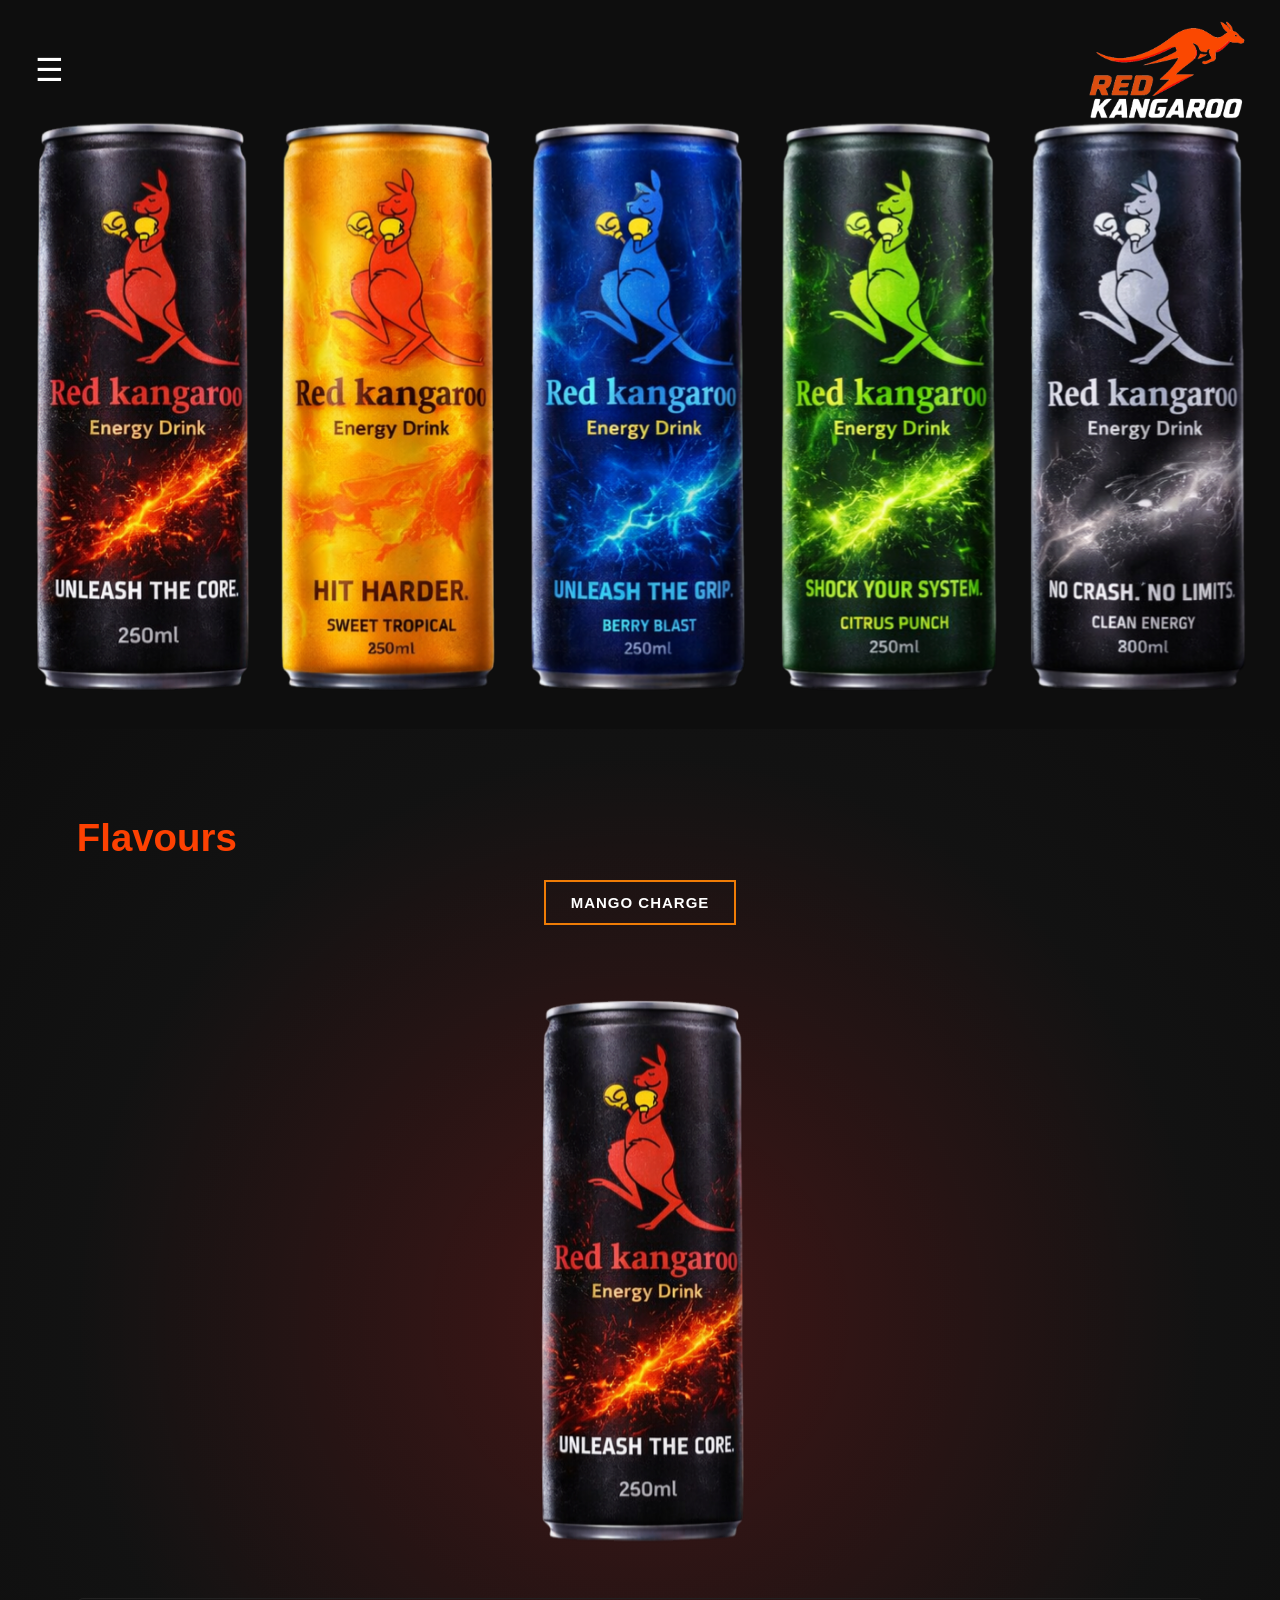
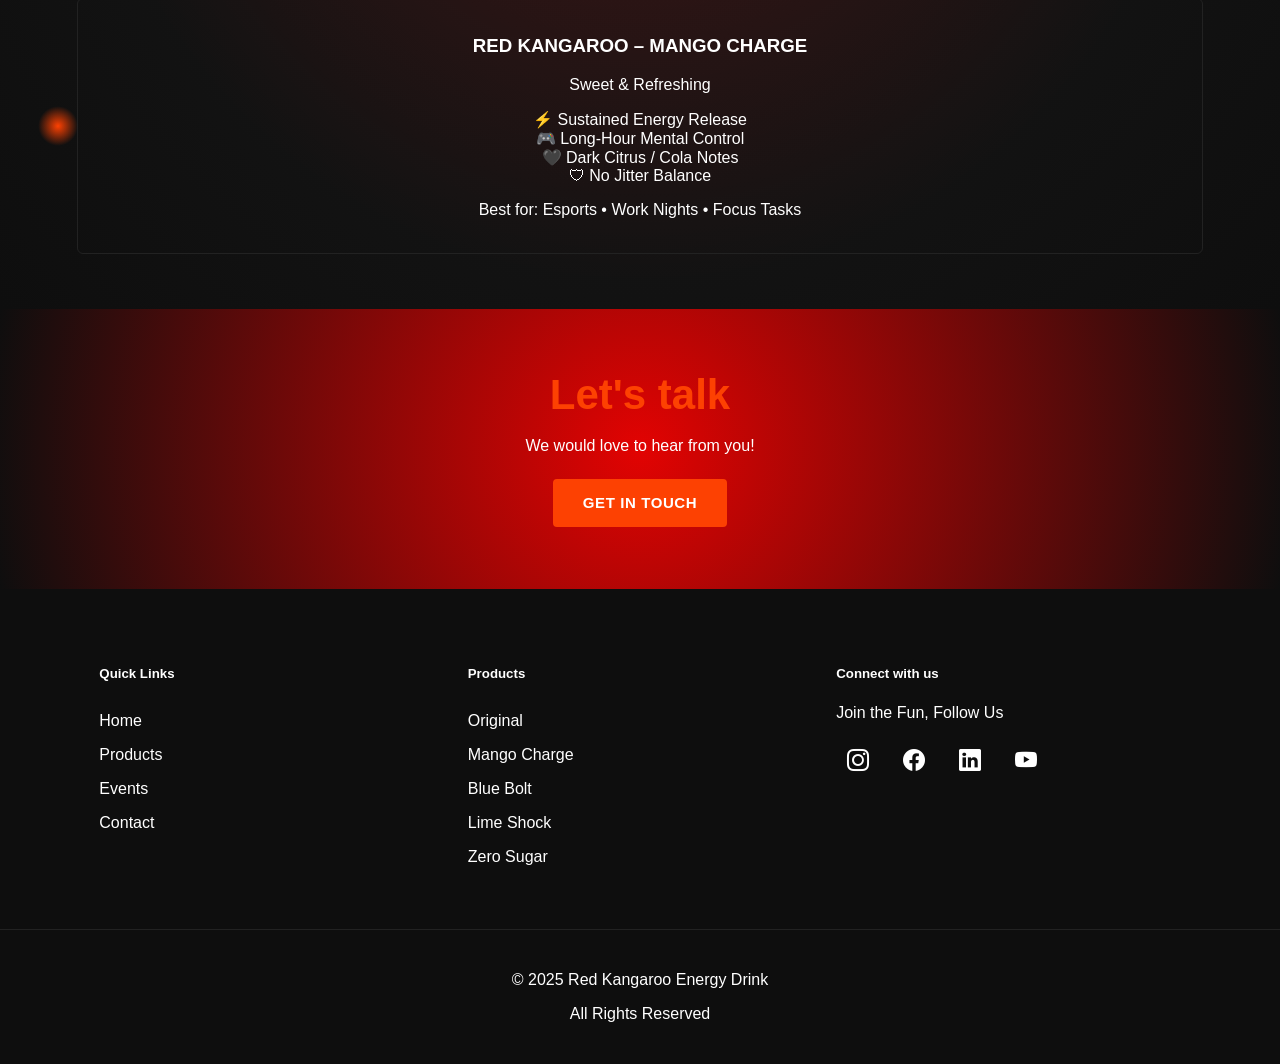
<file: products/mango-chagre.html>
<!DOCTYPE html>
<html lang="en">

<head>
    <meta charset="UTF-8">
    <meta name="viewport" content="width=device-width, initial-scale=1.0">
    <title>Mango Charge - Red Kangaroo</title>
    <link rel="stylesheet" href="../assets/css/style.css">

    <!-- Favicon -->
    <link rel="icon" href="../images/fevicon.png?v=2" type="image/png">
    <!-- Bootstrap Icons -->
    <link href="https://cdn.jsdelivr.net/npm/bootstrap-icons@1.10.5/font/bootstrap-icons.css" rel="stylesheet">

</head>
</head>

<body>

    <header class="events-header">
        <button class="hamburger" id="hamburger" type="button" aria-label="Open navigation menu"
            aria-controls="sidebar">☰</button>

        <a href="../index.html" aria-label="Red Kangaroo home">
            <img src="../images/red-kangaroo-logo.png" alt="Red Kangaroo Logo" class="brand-logo">
        </a>
    </header>

    <!-- SIDEBAR NAVIGATION -->
    <div class="sidebar" id="sidebar" aria-hidden="true">
        <span class="close-btn" id="closeBtn">×</span>
        <a href="../index.html">Home</a>
        <a href="../products/products.html">Products</a>
        <a href="../events/events.html">Events</a>
        <!-- <a href="./shop-online/shop-online.html">Shop Online</a> -->
        <a href="../contact/contact.html">Contact</a>
    </div>

    <div class="hero-banner product-hero-banner">
        <img src="../images/Red Kangaroo Brand Portfolio Front view (FV).png"
            alt="Red Kangaroo Original">
    </div>

    <!-- Arena: contains flavours, can stage and product area -->
    <section id="productArena" class="dark arena arena-original">
        <h2 class="section-title">Flavours</h2>

        <!-- Flavour selector (buttons) -->
        <div class="flavor-selector">
            <button class="flavor-btn2" data-flavor="mango">MANGO CHARGE</button>
        </div>

        <!-- Can visual (rotates & tilts) -->
        <div class="can-stage">
            <img id="canImage" src="../images/Red Kangaroo mango (FV).png"
                alt="Red Kangaroo Can" />
        </div>

        <!-- Product cards (flavour-aware) -->
        <div class="card punch-impact product-card active" data-flavor="mango">
            <h3>RED KANGAROO – MANGO CHARGE</h3>
            <p class="product-tag">Sweet & Refreshing</p>
            <ul>
                <li>⚡ Sustained Energy Release</li>
                <li>🎮 Long-Hour Mental Control</li>
                <li>🖤 Dark Citrus / Cola Notes</li>
                <li>🛡 No Jitter Balance</li>
            </ul>
            <p class="usecase">Best for: Esports • Work Nights • Focus Tasks</p>
        </div>

    </section>

    <!-- Let's Talk CTA Section -->
    <section class="lets-talk-section">
        <div class="lets-talk-container">
            <h2>Let's talk</h2>
            <p>We would love to hear from you!</p>
            <a href="../contact/contact.html" class="cta-btn">GET IN TOUCH</a>
        </div>
    </section>

    <!-- START OF FOOTER -->
    <section class="container">
        <div class="row">
            <!-- Quick Links -->
            <div class="col-md-4">
                <h5 class="text-danger mb-3">Quick Links</h5>
                <ul>
                    <li><a href="../index.html">Home</a></li>
                    <li><a href="../products/products.html">Products</a></li>
                    <li><a href="../events/events.html">Events</a></li>
                    <!-- <li><a href="./shop-online/shop-online.html">Shop Online</a> --></li>
                    <li><a href="../contact/contact.html">Contact</a></li>
                </ul>
            </div>

            <!-- Products -->
            <div class="col-md-4">
                <h5 class="text-danger mb-3">Products</h5>
                <ul>
                    <li><a href="../products/original.html">Original</a>
                    </li>
                    <li><a href="../products/mango-chagre.html">Mango Charge</a>
                    </li>
                    <li><a href="../products/blue-bolt.html">Blue Bolt</a>
                    </li>
                    <li><a href="../products/lime-shock.html">Lime Shock</a>
                    </li>
                    <li><a href="../products/zero-sugar.html">Zero Sugar</a>
                    </li>
                </ul>
            </div>

            <!-- Social Links -->
            <div class="col-md-4">
                <h5 class="text-danger mb-3">Connect with us</h5>
                <p class="text-muted small">Join the Fun, Follow Us</p>
                <div class="social-links">
                    <a aria-label="Instagram" href="https://www.instagram.com/Zaikajaroori" target="_blank">
                        <i class="bi bi-instagram social-icon" aria-hidden="true"></i>
                    </a>
                    <a aria-label="Facebook" href="https://www.facebook.com/Zaikajaroori" target="_blank">
                        <i class="bi bi-facebook social-icon" aria-hidden="true"></i>
                    </a>
                    <a aria-label="LinkedIn" href="https://www.linkedin.com/company/Zaikajaroori" target="_blank">
                        <i class="bi bi-linkedin social-icon" aria-hidden="true"></i>
                    </a>
                    <a aria-label="YouTube" href="https://www.youtube.com/@Zaikajaroori" target="_blank">
                        <i class="bi bi-youtube social-icon" aria-hidden="true"></i>
                    </a>
                </div>
            </div>
        </div>
    </section>
    <!-- END OF FOOTER -->

    <footer>
        <p>© 2025 Red Kangaroo Energy Drink</p>
        <p>All Rights Reserved</p>
    </footer>

    <script src="../assets/js/script.js"></script>

</body>

</html>
</file>
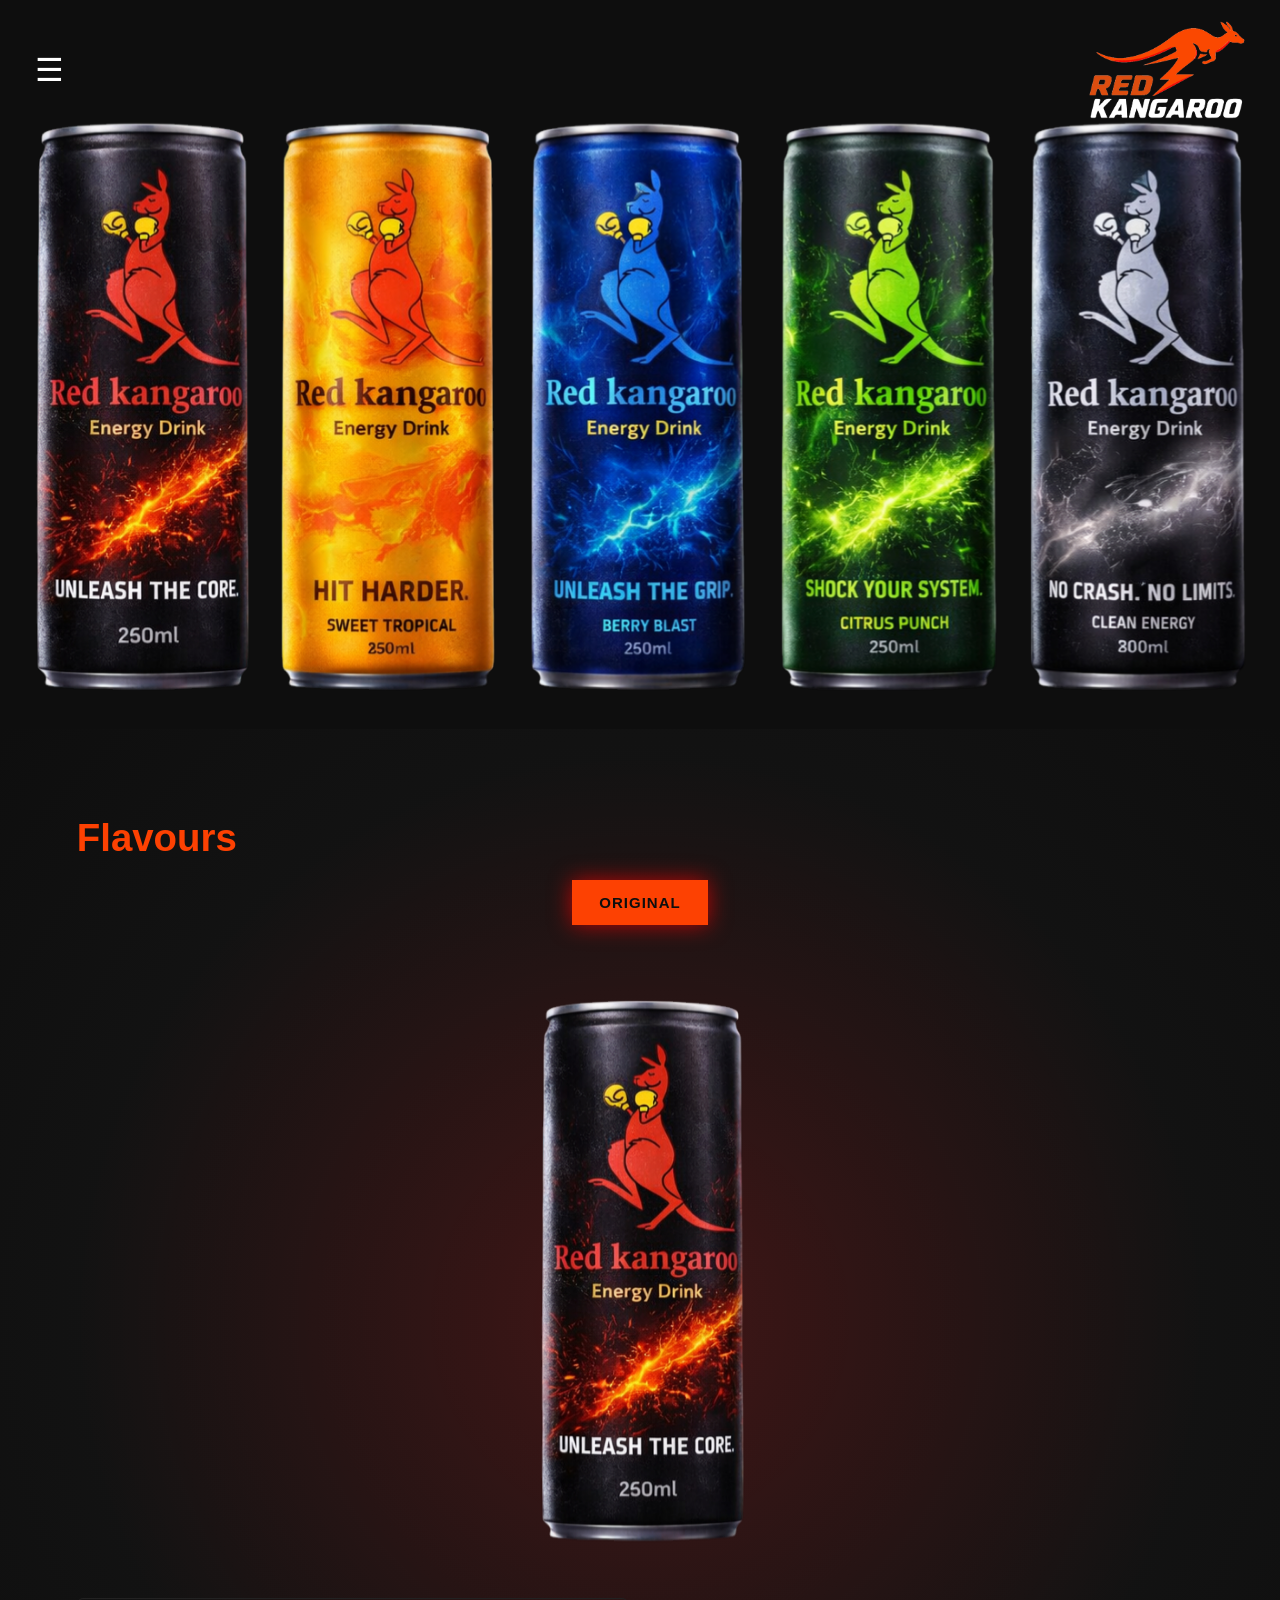
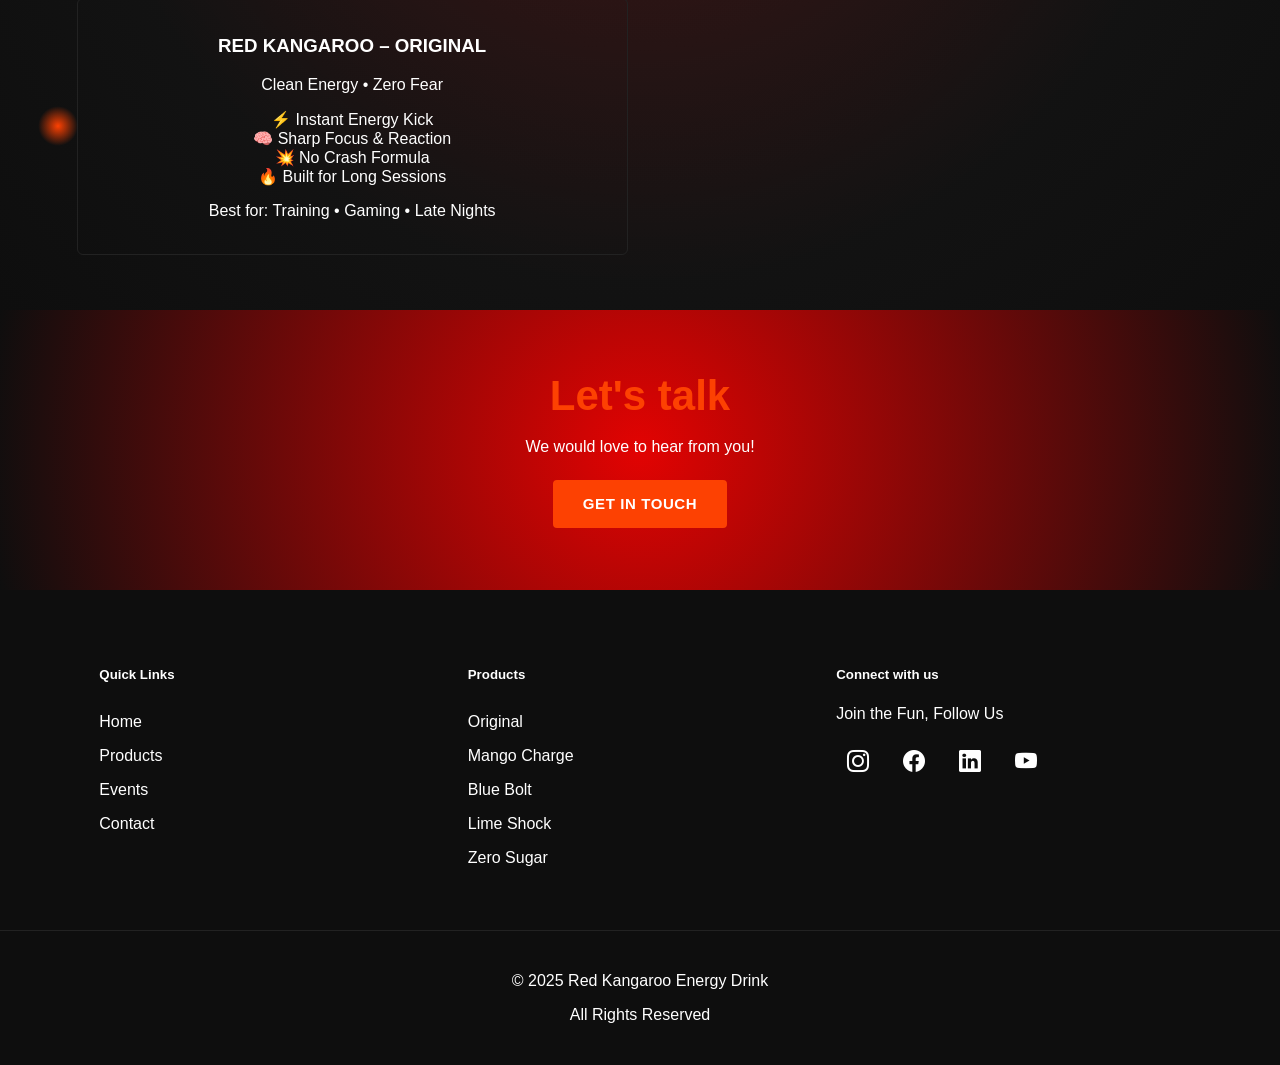
<file: products/original.html>
<!DOCTYPE html>
<html lang="en">

<head>
    <meta charset="UTF-8">
    <meta name="viewport" content="width=device-width, initial-scale=1.0">
    <title>Original - Red Kangaroo</title>
    <link rel="stylesheet" href="../assets/css/style.css">

    <!-- Favicon -->
    <link rel="icon" href="../images/fevicon.png?v=2" type="image/png">
    <!-- Bootstrap Icons -->
    <link href="https://cdn.jsdelivr.net/npm/bootstrap-icons@1.10.5/font/bootstrap-icons.css" rel="stylesheet">

</head>

<body>

    <header class="events-header">
        <button class="hamburger" id="hamburger" type="button" aria-label="Open navigation menu"
            aria-controls="sidebar">☰</button>

        <a href="../index.html" aria-label="Red Kangaroo home">
            <img src="../images/red-kangaroo-logo.png" alt="Red Kangaroo Logo" class="brand-logo">
        </a>
    </header>

    <!-- SIDEBAR NAVIGATION -->
    <div class="sidebar" id="sidebar" aria-hidden="true">
        <span class="close-btn" id="closeBtn">×</span>
        <a href="../index.html">Home</a>
        <a href="../products/products.html">Products</a>
        <a href="../events/events.html">Events</a>
        <!-- <a href="./shop-online/shop-online.html">Shop Online</a> -->
        <a href="../contact/contact.html">Contact</a>
    </div>

    <div class="hero-banner product-hero-banner">
        <img src="../images/Red Kangaroo Brand Portfolio Front view (FV).png"
            alt="Red Kangaroo Original">
    </div>

    <!-- Arena: contains flavours, can stage and product area -->
    <section id="productArena" class="dark arena arena-original">
        <h2 class="section-title">Flavours</h2>

        <!-- Flavour selector (buttons) -->
        <div class="flavor-selector">
            <button class="flavor-btn1" data-flavor="original">ORIGINAL</button>
        </div>

        <!-- Can visual (rotates & tilts) -->
        <div class="can-stage">
            <img id="canImage" src="../images/Red Kangaroo original fv.png"
                alt="Red Kangaroo Can" />
        </div>

        <!-- Product cards (flavour-aware) -->
        <div class="grid">
            <div class="card punch-impact product-card active" data-flavor="original">
                <h3>RED KANGAROO – ORIGINAL</h3>
                <p class="product-tag">Clean Energy • Zero Fear</p>
                <ul>
                    <li>⚡ Instant Energy Kick</li>
                    <li>🧠 Sharp Focus & Reaction</li>
                    <li>💥 No Crash Formula</li>
                    <li>🔥 Built for Long Sessions</li>
                </ul>
                <p class="usecase">Best for: Training • Gaming • Late Nights</p>
            </div>
        </div>

    </section>

    <!-- Let's Talk CTA Section -->
    <section class="lets-talk-section">
        <div class="lets-talk-container">
            <h2>Let's talk</h2>
            <p>We would love to hear from you!</p>
            <a href="../contact/contact.html" class="cta-btn">GET IN TOUCH</a>
        </div>
    </section>

    <!-- START OF FOOTER -->
    <section class="container">
        <div class="row">
            <!-- Quick Links -->
            <div class="col-md-4">
                <h5 class="text-danger mb-3">Quick Links</h5>
                <ul>
                    <li><a href="../index.html">Home</a></li>
                    <li><a href="../products/products.html">Products</a></li>
                    <li><a href="../events/events.html">Events</a></li>
                    <!-- <li><a href="./shop-online/shop-online.html">Shop Online</a> --></li>
                    <li><a href="../contact/contact.html">Contact</a></li>
                </ul>
            </div>

            <!-- Products -->
            <div class="col-md-4">
                <h5 class="text-danger mb-3">Products</h5>
                <ul>
                    <li><a href="../products/original.html">Original</a>
                    </li>
                    <li><a href="../products/mango-chagre.html">Mango Charge</a>
                    </li>
                    <li><a href="../products/blue-bolt.html">Blue Bolt</a>
                    </li>
                    <li><a href="../products/lime-shock.html">Lime Shock</a>
                    </li>
                    <li><a href="../products/zero-sugar.html">Zero Sugar</a>
                    </li>
                </ul>
            </div>

            <!-- Social Links -->
            <div class="col-md-4">
                <h5 class="text-danger mb-3">Connect with us</h5>
                <p class="text-muted small">Join the Fun, Follow Us</p>
                <div class="social-links">
                    <a aria-label="Instagram" href="https://www.instagram.com/Zaikajaroori" target="_blank">
                        <i class="bi bi-instagram social-icon" aria-hidden="true"></i>
                    </a>
                    <a aria-label="Facebook" href="https://www.facebook.com/Zaikajaroori" target="_blank">
                        <i class="bi bi-facebook social-icon" aria-hidden="true"></i>
                    </a>
                    <a aria-label="LinkedIn" href="https://www.linkedin.com/company/Zaikajaroori" target="_blank">
                        <i class="bi bi-linkedin social-icon" aria-hidden="true"></i>
                    </a>
                    <a aria-label="YouTube" href="https://www.youtube.com/@Zaikajaroori" target="_blank">
                        <i class="bi bi-youtube social-icon" aria-hidden="true"></i>
                    </a>
                </div>
            </div>
        </div>
    </section>
    <!-- END OF FOOTER -->

    <footer>
        <p>© 2025 Red Kangaroo Energy Drink</p>
        <p>All Rights Reserved</p>
    </footer>

    <script src="../assets/js/script.js"></script>

</body>

</html>

</body>

</html>
</file>
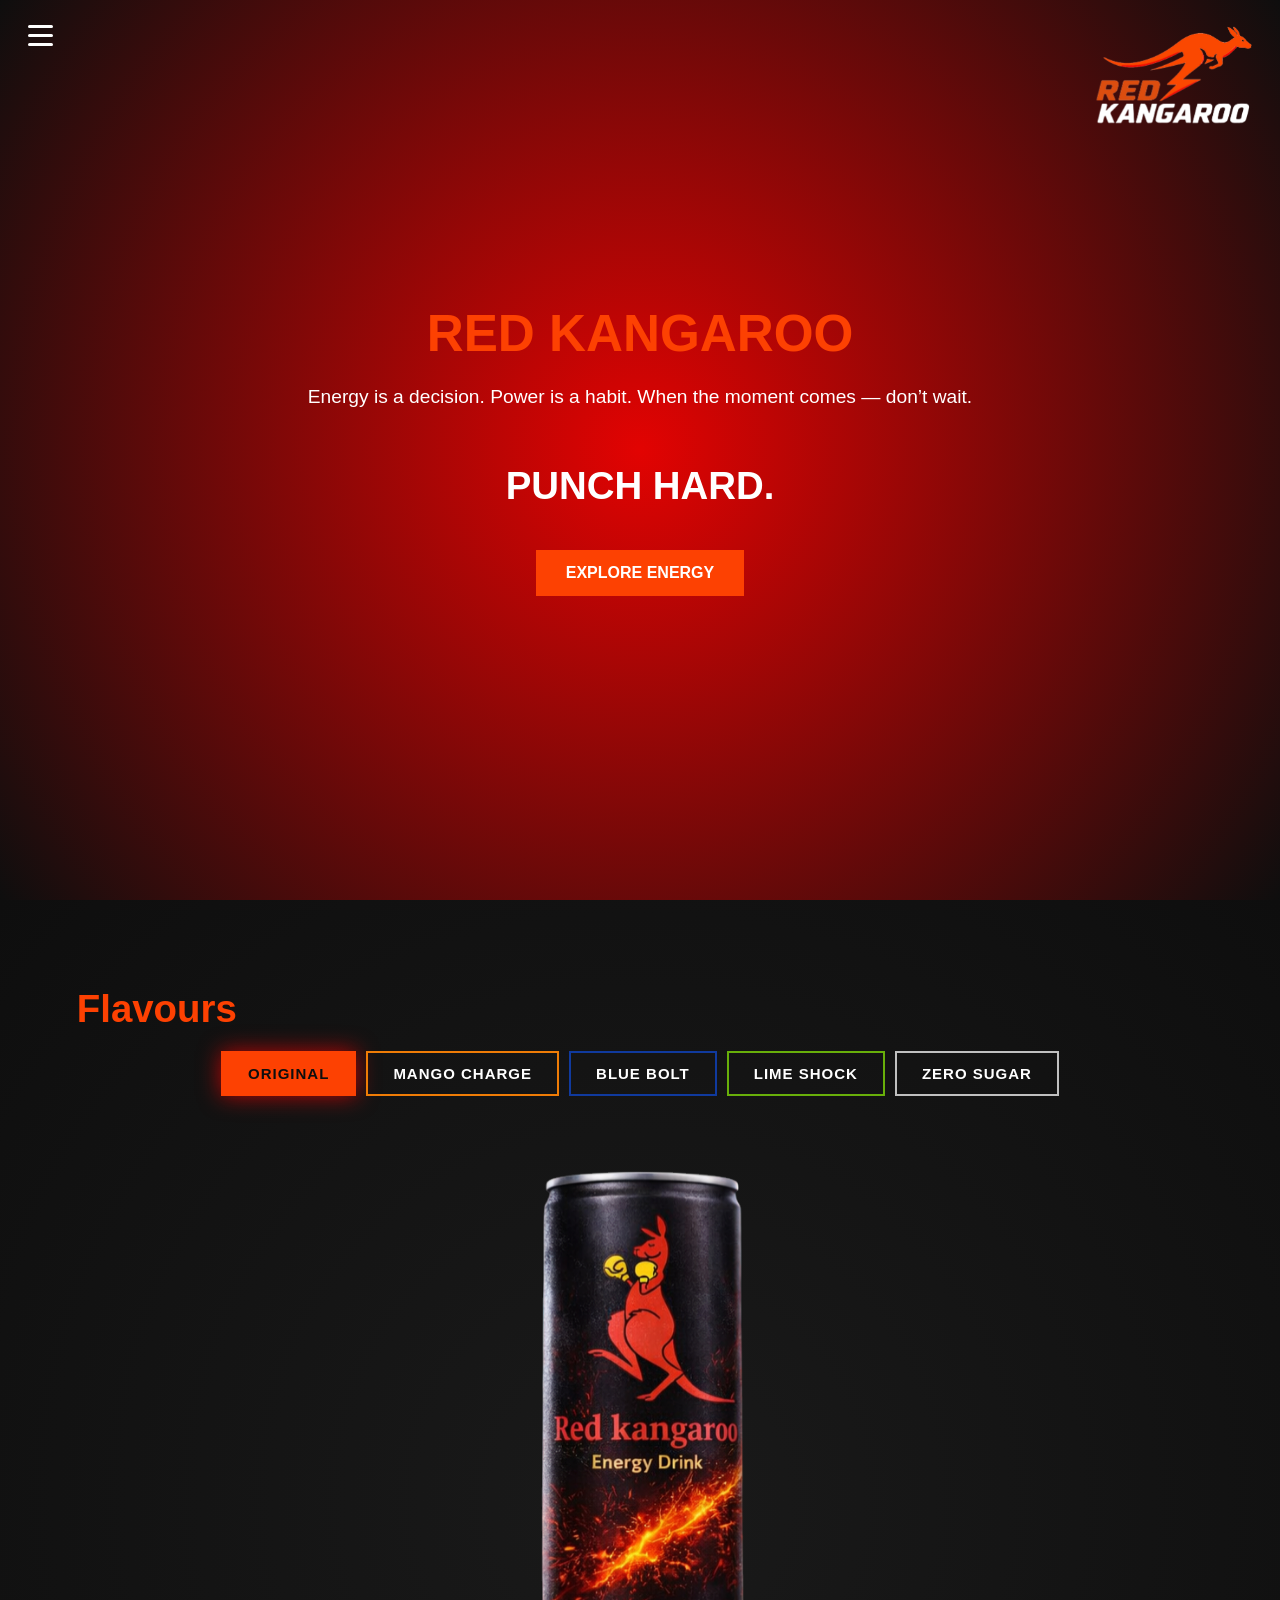
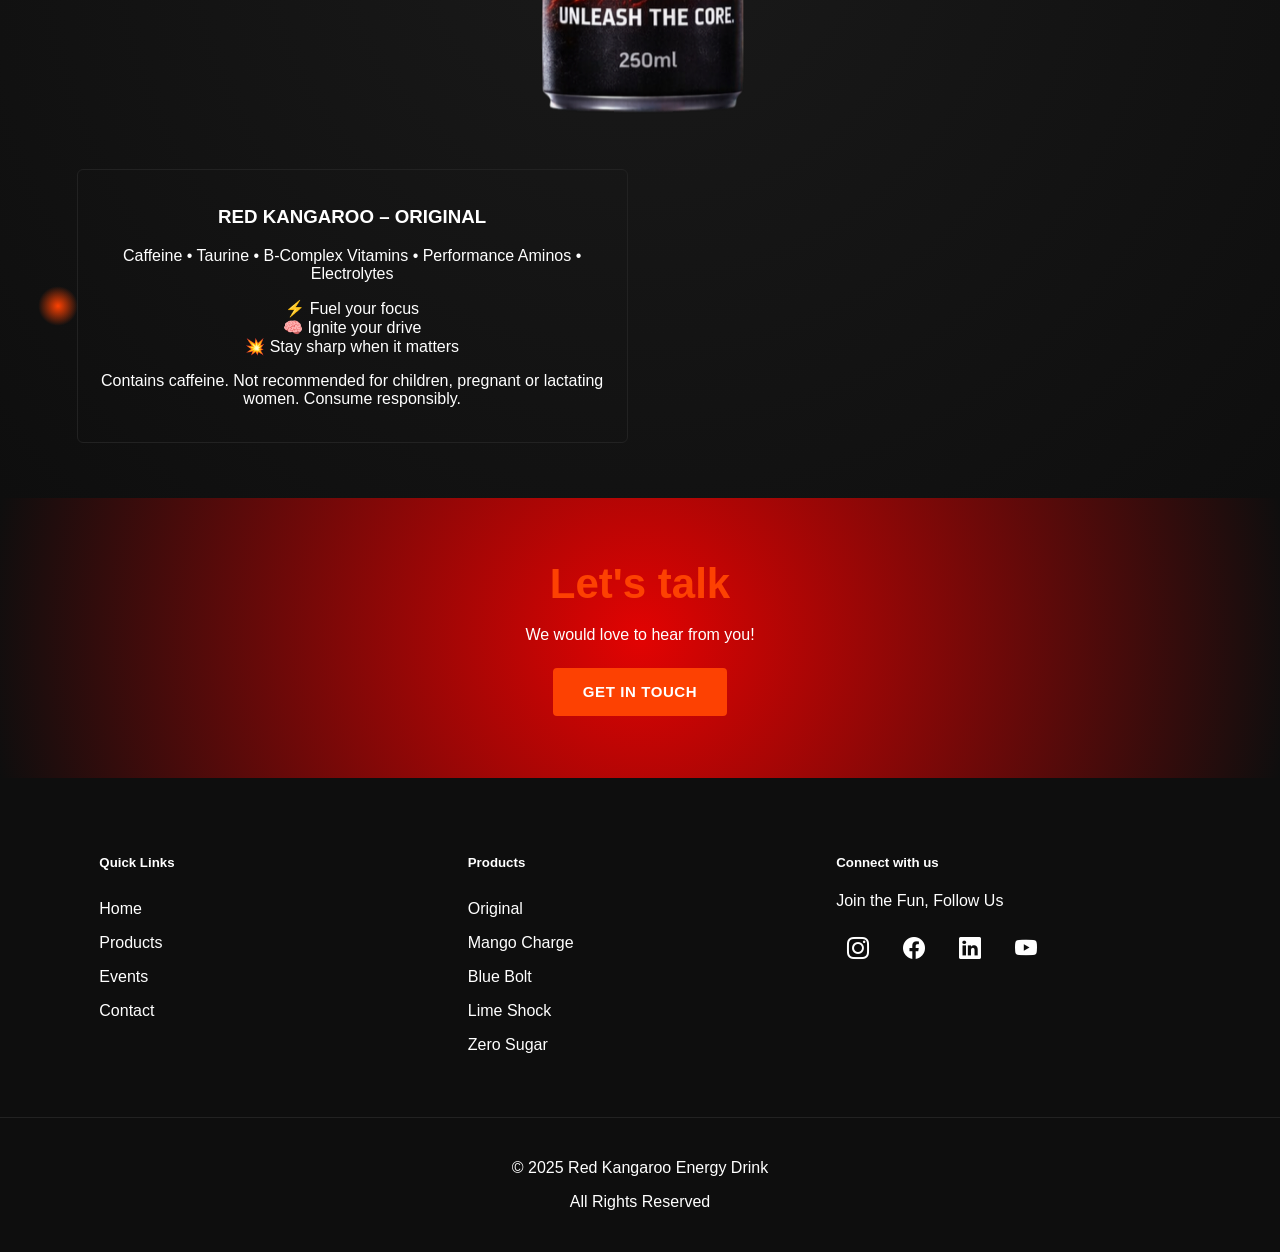
<file: products/products.html>
<!DOCTYPE html>
<html lang="en">

<head>
    <meta charset="UTF-8">
    <meta name="viewport" content="width=device-width, initial-scale=1.0">
    <title>Products - Red Kangaroo</title>
    <link rel="stylesheet" href="../assets/css/style.css">

    <!-- Favicon -->
    <link rel="icon" href="../images/fevicon.png?v=2" type="image/png">
    <!-- Bootstrap Icons -->
    <link href="https://cdn.jsdelivr.net/npm/bootstrap-icons@1.10.5/font/bootstrap-icons.css" rel="stylesheet">

</head>
</head>

<body>

    <!-- SIDEBAR NAVIGATION -->
    <div class="sidebar" id="sidebar" aria-hidden="true">
        <span class="close-btn" id="closeBtn">×</span>
        <a href="../index.html">Home</a>
        <a href="./products.html">Products</a>
        <a href="../events/events.html">Events</a>
        <!-- <a href="./shop-online/shop-online.html">Shop Online</a> -->
        <a href="../contact/contact.html">Contact</a>
    </div>

    <header class="main-header home-hero">
        <button class="hamburger" id="hamburger" type="button" aria-label="Open navigation menu"
            aria-controls="sidebar">
            <span></span>
            <span></span>
            <span></span>
        </button>

        <a href="../index.html" class="header-logo">
            <img src="../images/red-kangaroo-logo.png" alt="Red Kangaroo Logo">
        </a>

        <h1 class="header-title">RED KANGAROO</h1>
        <p>Energy is a decision. Power is a habit. When the moment comes — don’t wait.</p>
        <h2>PUNCH HARD.</h2>
        <button class="cta"><a href="./products.html">EXPLORE ENERGY</a></button>
    </header>

    <!-- Arena: contains flavours, can stage and product area -->
    <section id="productArena" class="dark arena arena-original">
        <h2 class="section-title">Flavours</h2>

        <!-- Flavour selector (buttons) -->
        <div class="flavor-selector">
            <button class="flavor-btn1 active" data-flavor="original">ORIGINAL</button>
            <button class="flavor-btn2" data-flavor="mango">MANGO CHARGE</button>
            <button class="flavor-btn3" data-flavor="blue">BLUE BOLT</button>
            <button class="flavor-btn4" data-flavor="lime">LIME SHOCK</button>
            <button class="flavor-btn5" data-flavor="zero">ZERO SUGAR</button>
        </div>

        <!-- Can visual (rotates & tilts) -->
        <div class="can-stage">
            <img id="canImage" src="../images/Red Kangaroo original fv.png"
                alt="Red Kangaroo Can" />
        </div>

        <!-- Product cards (flavour-aware) -->
        <div class="grid">
            <div class="card punch-impact product-card active" data-flavor="original" style="display:block;">
                <h3>RED KANGAROO – ORIGINAL</h3>
                <p class="product-tag">Caffeine • Taurine • B-Complex Vitamins • Performance Aminos • Electrolytes</p>
                <ul>
                    <li>⚡ Fuel your focus</li>
                    <li>🧠 Ignite your drive</li>
                    <li>💥 Stay sharp when it matters</li>
                </ul>
                <p class="usecase">Contains caffeine. Not recommended for children, pregnant or lactating women. Consume
                    responsibly.</p>
            </div>

            <div class="card punch-impact product-card" data-flavor="mango" style="display:none;">
                <h3>RED KANGAROO – MANGO CHARGE</h3>
                <p class="product-tag">Caffeine • Taurine • B-Complex Vitamins • Natural Mango Flavour • Performance
                    Aminos</p>
                <ul>
                    <li>⚡ Tropical rush meets explosive energy</li>
                    <li>🥊 Built for long days and longer nights</li>
                </ul>
                <p class="usecase">Contains caffeine. Not recommended for children, pregnant or lactating women. Consume
                    responsibly.</p>
            </div>

            <div class="card punch-impact product-card" data-flavor="blue" style="display:none;">
                <h3>RED KANGAROO – BLUE BOLT</h3>
                <p class="product-tag">Caffeine • Taurine • B-Complex Vitamins • Berry Blast Flavour • L-Tyrosine</p>
                <ul>
                    <li>⚡ Sharp focus</li>
                    <li>🎮 Fast reflexes</li>
                    <li>🖤 Zero lag energy</li>
                </ul>
                <p class="usecase">Contains caffeine. Not recommended for children, pregnant or lactating women. Consume
                    responsibly.</p>
            </div>

            <div class="card punch-impact product-card" data-flavor="lime" style="display:none;">
                <h3>RED KANGAROO – LIME SHOCK</h3>
                <p class="product-tag">Caffeine • Taurine • B-Complex Vitamins • Citrus Extract • Electrolytes</p>
                <ul>
                    <li>⚡ Clean citrus kick</li>
                    <li>🥊 Hydrate</li>
                    <li>🖤 Activate</li>
                    <li>🧠 Dominate</li>
                </ul>
                <p class="usecase">Contains caffeine. Not recommended for children, pregnant or lactating women. Consume
                    responsibly.</p>
            </div>

            <div class="card punch-impact product-card" data-flavor="zero" style="display:none;">
                <h3>RED KANGAROO – ZERO SUGAR</h3>
                <p class="product-tag">Caffeine • Taurine • B-Complex Vitamins • Natural Sweeteners • Performance Aminos
                </p>
                <ul>
                    <li>⚡ Pure performance</li>
                    <li>🥊 Zero sugar</li>
                    <li>🖤 No compromise</li>
                </ul>
                <p class="usecase">Contains caffeine. Not recommended for children, pregnant or lactating women. Consume
                    responsibly.</p>
            </div>

        </div>

    </section>

    <!-- Let's Talk CTA Section -->
    <section class="lets-talk-section">
        <div class="lets-talk-container">
            <h2>Let's talk</h2>
            <p>We would love to hear from you!</p>
            <a href="../contact/contact.html" class="cta-btn">GET IN TOUCH</a>
        </div>
    </section>

    <!-- START OF FOOTER -->
    <section class="container">
        <div class="row">
            <!-- Quick Links -->
            <div class="col-md-4">
                <h5 class="text-danger mb-3">Quick Links</h5>
                <ul>
                    <li><a href="../index.html">Home</a></li>
                    <li><a href="../products/products.html">Products</a></li>
                    <li><a href="../events/events.html">Events</a></li>
                    <!-- <li><a href="./shop-online/shop-online.html">Shop Online</a> --></li>
                    <li><a href="../contact/contact.html">Contact</a></li>
                </ul>
            </div>

            <!-- Products -->
            <div class="col-md-4">
                <h5 class="text-danger mb-3">Products</h5>
                <ul>
                    <li><a href="../products/original.html">Original</a>
                    </li>
                    <li><a href="../products/mango-chagre.html">Mango Charge</a>
                    </li>
                    <li><a href="../products/blue-bolt.html">Blue Bolt</a>
                    </li>
                    <li><a href="../products/lime-shock.html">Lime Shock</a>
                    </li>
                    <li><a href="../products/zero-sugar.html">Zero Sugar</a>
                    </li>
                </ul>
            </div>

            <!-- Social Links -->
            <div class="col-md-4 col-sm-5">
                <h5 class="text-danger mb-3">Connect with us</h5>
                <p class="text-muted small">Join the Fun, Follow Us</p>
                <div class="social-links">
                    <a aria-label="Instagram" href="https://www.instagram.com/Zaikajaroori" target="_blank">
                        <i class="bi bi-instagram social-icon" aria-hidden="true"></i>
                    </a>
                    <a aria-label="Facebook" href="https://www.facebook.com/Zaikajaroori" target="_blank">
                        <i class="bi bi-facebook social-icon" aria-hidden="true"></i>
                    </a>
                    <a aria-label="LinkedIn" href="https://www.linkedin.com/company/Zaikajaroori" target="_blank">
                        <i class="bi bi-linkedin social-icon" aria-hidden="true"></i>
                    </a>
                    <a aria-label="YouTube" href="https://www.youtube.com/@Zaikajaroori" target="_blank">
                        <i class="bi bi-youtube social-icon" aria-hidden="true"></i>
                    </a>
                </div>
            </div>
        </div>
    </section>
    <!-- END OF FOOTER -->

    <footer>
        <p>© 2025 Red Kangaroo Energy Drink</p>
        <p>All Rights Reserved</p>
    </footer>

    <script src="../assets/js/script.js"></script>

</body>

</html>
</file>
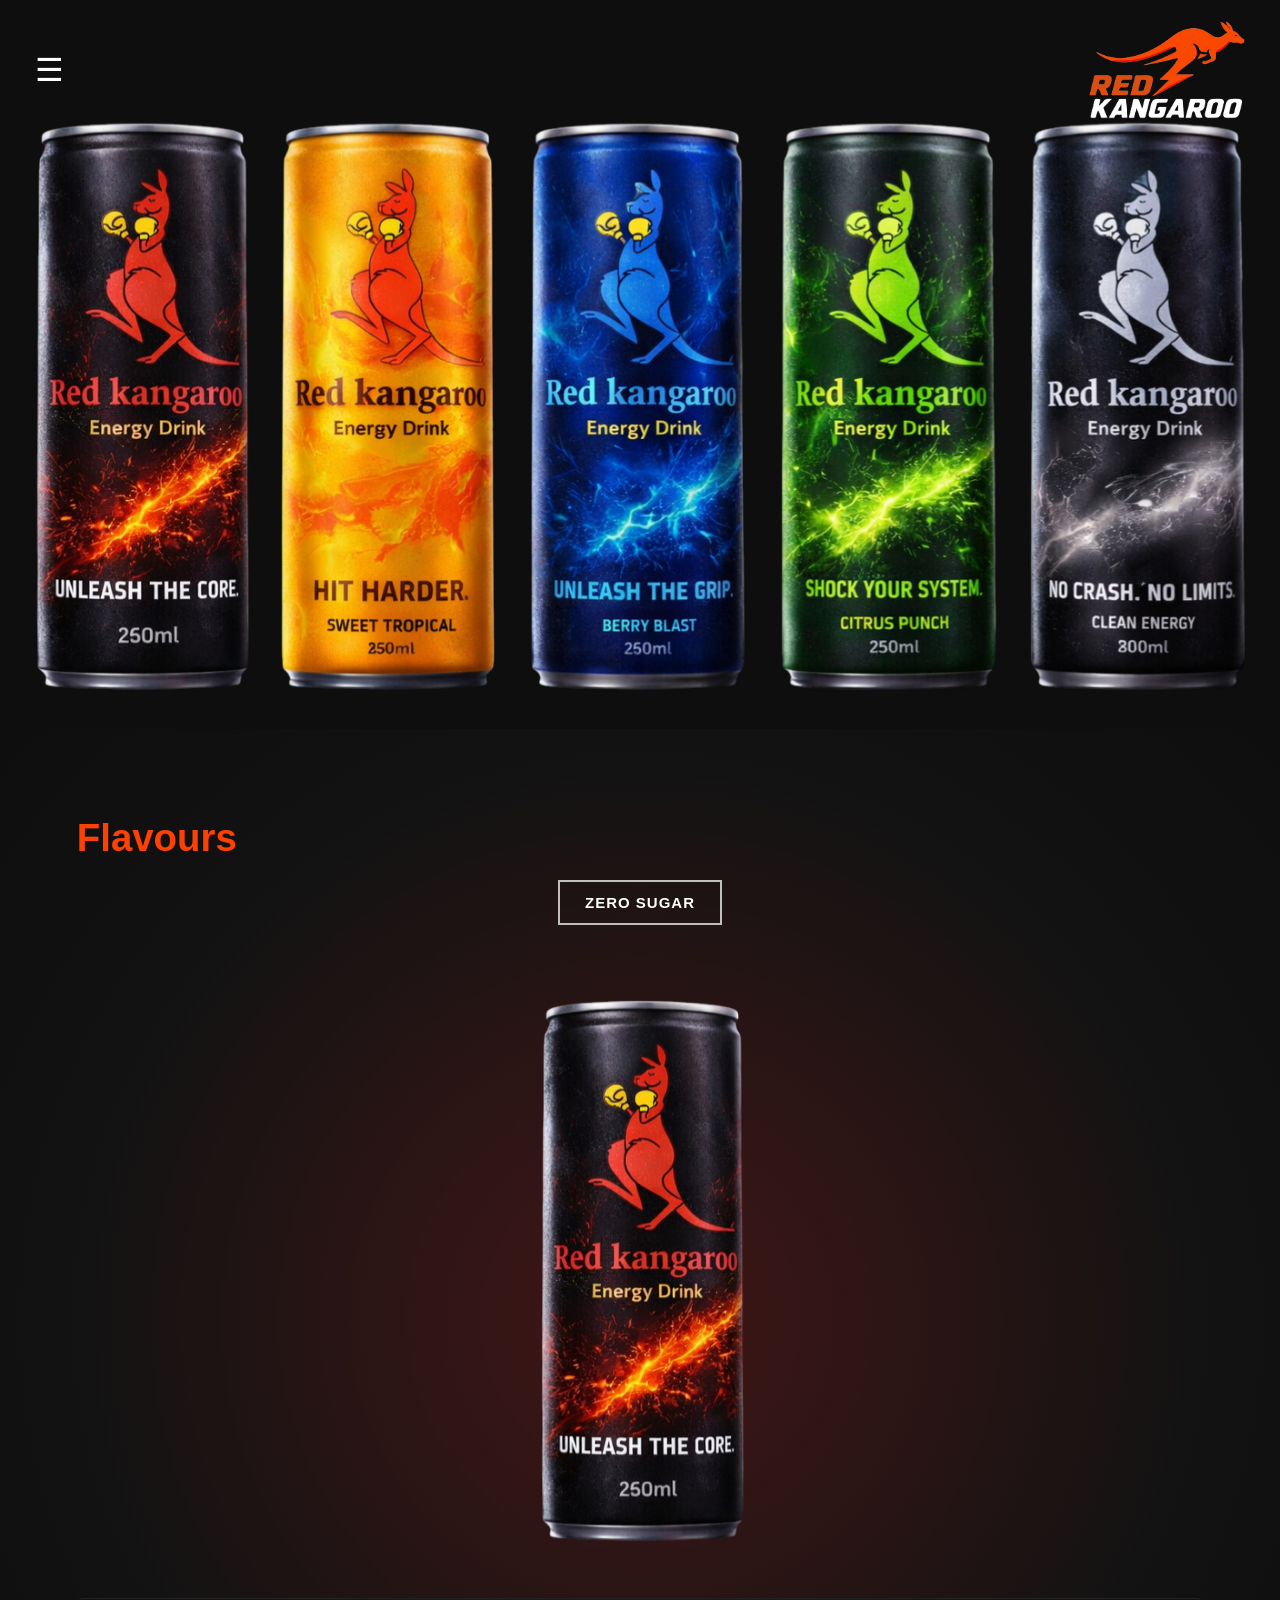
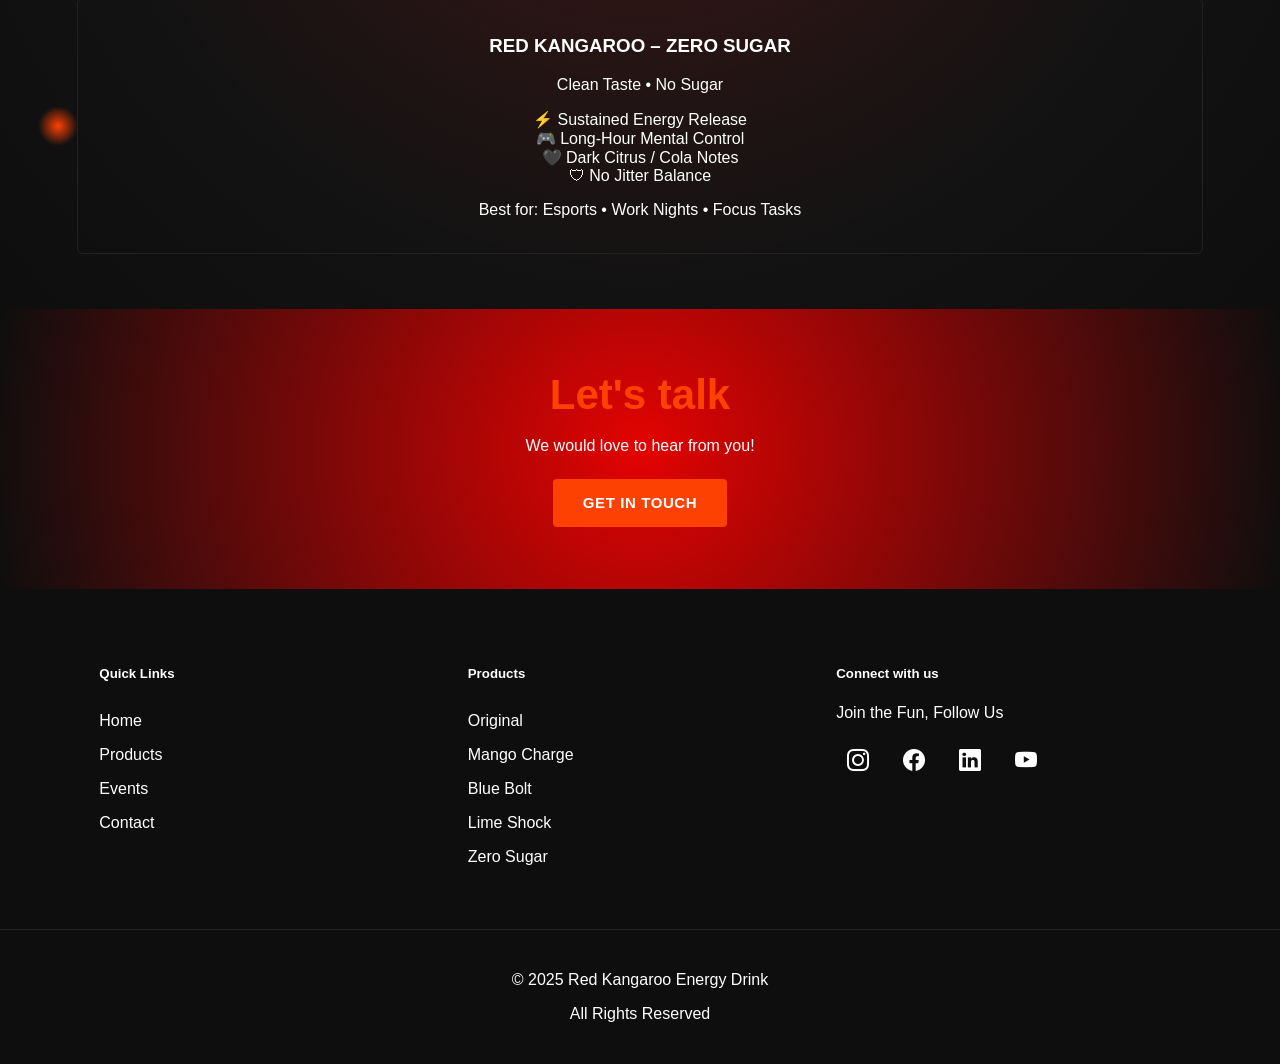
<file: products/zero-sugar.html>
<!DOCTYPE html>
<html lang="en">

<head>
    <meta charset="UTF-8">
    <meta name="viewport" content="width=device-width, initial-scale=1.0">
    <title>Zero Sugar - Red Kangaroo</title>
    <link rel="stylesheet" href="../assets/css/style.css">

    <!-- Favicon -->
    <link rel="icon" href="../images/fevicon.png?v=2" type="image/png">
    <!-- Bootstrap Icons -->
    <link href="https://cdn.jsdelivr.net/npm/bootstrap-icons@1.10.5/font/bootstrap-icons.css" rel="stylesheet">

</head>
</head>

<body>

    <header class="events-header">
        <button class="hamburger" id="hamburger" type="button" aria-label="Open navigation menu"
            aria-controls="sidebar">☰</button>

        <a href="../index.html" aria-label="Red Kangaroo home">
            <img src="../images/red-kangaroo-logo.png" alt="Red Kangaroo Logo" class="brand-logo">
        </a>
    </header>

    <!-- SIDEBAR NAVIGATION -->
    <div class="sidebar" id="sidebar" aria-hidden="true">
        <span class="close-btn" id="closeBtn">×</span>
        <a href="../index.html">Home</a>
        <a href="../products/products.html">Products</a>
        <a href="../events/events.html">Events</a>
        <!-- <a href="./shop-online/shop-online.html">Shop Online</a> -->
        <a href="../contact/contact.html">Contact</a>
    </div>

    <div class="hero-banner product-hero-banner">
        <img src="../images/Red Kangaroo Brand Portfolio Front view (FV).png"
            alt="Red Kangaroo Original">
    </div>

    <!-- Arena: contains flavours, can stage and product area -->
    <section id="productArena" class="dark arena arena-original">
        <h2 class="section-title">Flavours</h2>

        <!-- Flavour selector (buttons) -->
        <div class="flavor-selector">
            <button class="flavor-btn5" data-flavor="zero">ZERO SUGAR</button>
        </div>

        <!-- Can visual (rotates & tilts) -->
        <div class="can-stage">
            <img id="canImage" src="../images/Red Kangaroo zero (FV).png"
                alt="Red Kangaroo Can" />
        </div>

        <!-- Product cards (flavour-aware) -->
        <div class="card punch-impact product-card active" data-flavor="zero">
            <h3>RED KANGAROO – ZERO SUGAR</h3>
            <p class="product-tag">Clean Taste • No Sugar</p>
            <ul>
                <li>⚡ Sustained Energy Release</li>
                <li>🎮 Long-Hour Mental Control</li>
                <li>🖤 Dark Citrus / Cola Notes</li>
                <li>🛡 No Jitter Balance</li>
            </ul>
            <p class="usecase">Best for: Esports • Work Nights • Focus Tasks</p>
        </div>

    </section>

    <!-- Let's Talk CTA Section -->
    <section class="lets-talk-section">
        <div class="lets-talk-container">
            <h2>Let's talk</h2>
            <p>We would love to hear from you!</p>
            <a href="../contact/contact.html" class="cta-btn">GET IN TOUCH</a>
        </div>
    </section>

    <!-- START OF FOOTER -->
    <section class="container">
        <div class="row">
            <!-- Quick Links -->
            <div class="col-md-4">
                <h5 class="text-danger mb-3">Quick Links</h5>
                <ul>
                    <li><a href="../index.html">Home</a></li>
                    <li><a href="../products/products.html">Products</a></li>
                    <li><a href="../events/events.html">Events</a></li>
                    <!-- <li> <a href="./shop-online/shop-online.html">Shop Online</a> --></li>
                    <li><a href="../contact/contact.html">Contact</a></li>
                </ul>
            </div>

            <!-- Products -->
            <div class="col-md-4">
                <h5 class="text-danger mb-3">Products</h5>
                <ul>
                    <li><a href="../products/original.html">Original</a>
                    </li>
                    <li><a href="../products/mango-chagre.html">Mango Charge</a>
                    </li>
                    <li><a href="../products/blue-bolt.html">Blue Bolt</a>
                    </li>
                    <li><a href="../products/lime-shock.html">Lime Shock</a>
                    </li>
                    <li><a href="../products/zero-sugar.html">Zero Sugar</a>
                    </li>
                </ul>
            </div>

            <!-- Social Links -->
            <div class="col-md-4">
                <h5 class="text-danger mb-3">Connect with us</h5>
                <p class="text-muted small">Join the Fun, Follow Us</p>
                <div class="social-links">
                    <a aria-label="Instagram" href="https://www.instagram.com/Zaikajaroori" target="_blank">
                        <i class="bi bi-instagram social-icon" aria-hidden="true"></i>
                    </a>
                    <a aria-label="Facebook" href="https://www.facebook.com/Zaikajaroori" target="_blank">
                        <i class="bi bi-facebook social-icon" aria-hidden="true"></i>
                    </a>
                    <a aria-label="LinkedIn" href="https://www.linkedin.com/company/Zaikajaroori" target="_blank">
                        <i class="bi bi-linkedin social-icon" aria-hidden="true"></i>
                    </a>
                    <a aria-label="YouTube" href="https://www.youtube.com/@Zaikajaroori" target="_blank">
                        <i class="bi bi-youtube social-icon" aria-hidden="true"></i>
                    </a>
                </div>
            </div>
        </div>
    </section>
    <!-- END OF FOOTER -->

    <footer>
        <p>© 2025 Red Kangaroo Energy Drink</p>
        <p>All Rights Reserved</p>
    </footer>

    <script src="../assets/js/script.js"></script>

</body>

</html>
</file>
<file: assets/css/style.css>
/* =========================================
   RED KANGAROO WEBSITE
   CLEAN + RESPONSIVE CSS
========================================= */

/* =========================================
   01. ROOT & RESET
========================================= */

:root {
    --primary: #FD4102;
    --secondary: #E20302;
    --dark: #0E0E0E;
    --dark-light: #111111;
    --text: #ffffff;
    --muted: #cccccc;

    --sidebar-width: 250px;
    --card-width: 320px;

    --transition: .3s ease;
}

*,
*::before,
*::after {
    box-sizing: border-box;
}

html {
    width: 100%;
    scroll-behavior: smooth;
}

body {
    width: 100%;
    min-height: 100%;
    margin: 0;
    padding: 0;
    overflow-x: hidden;
    background: var(--dark);
    color: var(--text);
    font-family: Arial, Helvetica, sans-serif;
}

img,
video {
    display: block;
    max-width: 100%;
}

img {
    height: auto;
    object-fit: contain;
}

a {
    color: var(--text);
    text-decoration: none;
}

ul {
    margin: 0;
    padding: 0;
    list-style: none;
}

button {
    font: inherit;
}

section {
    width: 100%;
    padding: 55px 8%;
}

.dark {
    background: var(--dark-light);
}


/* =========================================
   02. HEADER & HERO
========================================= */

header {
    position: relative;
    display: flex;
    flex-direction: column;
    align-items: center;
    justify-content: center;

    width: 100%;
    min-height: 100vh;
    padding: 80px 20px;
    text-align: center;
}

header h1 {
    margin: 0;
    color: var(--primary);
    font-size: clamp(34px, 5vw, 65px);
}

header h2 {
    font-size: clamp(20px, 3vw, 40px);
}

header p {
    max-width: 700px;
    font-size: clamp(15px, 1.5vw, 25px);
    line-height: 1.6;
}

.brand-logo {
    position: fixed;
    top: 15px;
    right: 18px;
    z-index: 2100;

    width: 180px;
    height: auto;

    object-fit: contain;
}

.events-header {
    position: fixed;
    top: 10px;
    left: 0;
    z-index: 2100;
    display: flex;
    flex-direction: row;
    align-items: center;
    justify-content: space-between;
    width: 100%;
    min-height: 85px;
    padding: 0 25px;
    box-sizing: border-box;
    background: transparent;
}

.events-header .hamburger {
    position: static;
    padding: 10px;
    border: 0;
    background: transparent;
    color: #fff;
    font-size: 32px;
    cursor: pointer;
}

.events-header .brand-logo {
    position: static;
    width: 180px;
    height: 120px;
}

@media (max-width: 767px) {
    .events-header {
        min-height: 75px;
        padding: 0 15px;
    }

    .events-header .hamburger {
        font-size: 28px;
    }

    .events-header .brand-logo {
        width: 100px;
        height: 55px;
    }
}

.main-header {
    position: relative;
    z-index: 1000;
    display: flex;
    flex-direction: column;
    align-items: center;
    justify-content: center;
    width: 100%;
    min-height: 100vh;
    padding: 80px 20px;
    background: radial-gradient(circle at center, #E20302, #0E0E0E);
    box-shadow: none;
    border: none;
    box-sizing: border-box;
    text-align: center;
}

.main-header .hamburger {
    position: fixed;
    top: 15px;
    left: 20px;
    z-index: 2100;
    display: flex;
    flex-direction: column;
    align-items: center;
    justify-content: center;
    gap: 6px;
    width: 40px;
    height: 40px;
    padding: 0;
    border: 0;
    background: transparent;
    cursor: pointer;
    flex-shrink: 0;
}

.main-header .hamburger span {
    display: block;
    width: 25px;
    height: 3px;
    background: #fff;
    border-radius: 2px;
}

.main-header .header-title {
    position: static;
    margin: 0;
    color: #FD4102;
    font-size: clamp(24px, 4vw, 56px);
    font-weight: 800;
    text-align: center;
    white-space: nowrap;
}

.main-header .header-logo {
    position: fixed;
    top: 15px;
    right: 18px;
    z-index: 2100;
    display: flex;
    align-items: center;
    justify-content: center;
    flex-shrink: 0;
}

.main-header .header-logo img {
    display: block;
    width: 180px;
    height: 120px;
    object-fit: contain;
}

@media (max-width: 767px) {
    .main-header {
        padding: 85px 15px 40px;
    }

    .main-header .header-title {
        font-size: clamp(16px, 4vw, 26px);
    }

    .main-header .hamburger {
        top: 15px;
        left: 10px;
    }

    .main-header .header-logo {
        top: 15px;
        right: 15px;
    }

    .main-header .header-logo img {
        width: 100px;
        height: 55px;
    }

    .main-header .hamburger {
        width: 35px;
        height: 35px;
    }
}

.home-hero {
    background: radial-gradient(circle at center, #E20302, #0E0E0E);
}
.hero-banner {
    width: 100%;
    overflow: hidden;
}

.product-hero-banner {
    margin-top: 100px;
}

.hero-banner img {
    width: 100%;
    height: auto;
    object-fit: contain;
}


/* =========================================
   03. BUTTONS
========================================= */

.cta {
    display: inline-block;

    margin-top: 10px;
    padding: 14px 30px;

    border: none;
    background: var(--primary);
    color: #ffffff;

    font-size: 16px;
    font-weight: bold;

    cursor: pointer;
    transition: var(--transition);
}

.cta:hover {
    background: #E20302;
    transform: translateY(-2px);
}

.lets-talk-section {
    display: flex;
    align-items: center;
    justify-content: center;
    min-height: 280px;
    padding: 55px 20px;
    background: radial-gradient(circle at center, #E20302, #0E0E0E);
    text-align: center;
}

.lets-talk-container {
    display: flex;
    flex-direction: column;
    align-items: center;
    gap: 14px;
    width: 100%;
    max-width: 640px;
    margin: 0 auto;
}

.lets-talk-container h2,
.lets-talk-container p {
    margin: 0;
}

.lets-talk-container h2 {
    color: #FD4102;
    font-size: clamp(28px, 4vw, 42px);
}

.lets-talk-container p {
    color: #ffffff;
    line-height: 1.6;
}

.lets-talk-container .cta-btn {
    display: inline-flex;
    align-items: center;
    justify-content: center;
    min-height: 48px;
    margin-top: 6px;
    padding: 0 28px;
    border: 2px solid var(--primary);
    border-radius: 4px;
    background: var(--primary);
    color: #fff;
    font-size: 15px;
    font-weight: 700;
    letter-spacing: .04em;
    transition: var(--transition);
}

.lets-talk-container .cta-btn:hover,
.lets-talk-container .cta-btn:focus-visible {
    background: transparent;
    color: #fff;
    box-shadow: 0 0 18px rgba(255, 0, 0, .45);
    transform: translateY(-2px);
}


/* =========================================
   04. COMMON SECTIONS
========================================= */

.section-title {
    margin-bottom: 20px;
    color: var(--primary);
    font-size: clamp(24px, 3vw, 40px);
}

.product-strip {
    padding: 28px 8%;
    font-size: 16px;
}

.product-strip h3 {
    margin: 0 0 10px;
    font-size: 1.2em;
}


/* =========================================
   05. FIXED CONTACT ICON
========================================= */

#pageFixedIcon {
    position: fixed;
    top: 50%;
    left: 18px;
    z-index: 1000;

    display: flex;
    align-items: center;
    justify-content: center;

    width: 60px;
    height: 60px;

    border: 2px solid #d4103a;
    border-radius: 50%;

    background: #ffffff;
    box-shadow: 0 6px 18px rgba(0, 0, 0, .18);

    transform: translateY(-50%);
}

#pageFixedIcon img {
    width: 36px;
    height: 36px;
    object-fit: contain;
}

#pageFixedIcon::after {
    content: "Brand Website";

    position: absolute;
    top: 50%;
    left: 65px;

    padding: 8px 12px;
    border-radius: 6px;

    background: rgba(10, 31, 68, .95);
    color: #ffffff;

    font-size: 14px;
    font-weight: 600;
    white-space: nowrap;

    opacity: 0;
    pointer-events: none;

    transform: translateY(-50%);
    transition: var(--transition);
}

#pageFixedIcon:hover::after,
#pageFixedIcon:focus::after,
#pageFixedIcon:focus-within::after {
    opacity: 1;
    transform: translate(4px, -50%);
}


/* =========================================
   06. SIDEBAR & HAMBURGER
========================================= */

.hamburger {
    position: fixed;
    top: 15px;
    left: 20px;
    z-index: 2000;

    padding: 10px;

    color: #ffffff;
    font-size: 32px;

    cursor: pointer;
    user-select: none;
}

.sidebar {
    position: fixed;
    top: 0;
    left: 0;
    z-index: 1999;

    width: 0;
    height: 100vh;

    padding-top: 60px;
    overflow-x: hidden;
    overflow-y: auto;

    background: #111111;

    visibility: hidden;
    transition:
        width .3s ease,
        visibility .3s ease;
}

.sidebar.open {
    width: var(--sidebar-width);
    visibility: visible;
}

.sidebar a {
    display: block;

    padding: 12px 20px;

    color: #f1f1f1;
    font-size: 18px;

    transition: var(--transition);
}

.sidebar a:hover {
    background: #333333;
}

.close-btn {
    position: absolute;
    top: 15px;
    right: 20px;

    color: #ffffff;
    font-size: 40px;

    cursor: pointer;
}


/* =========================================
   07. GRID & CARDS
========================================= */

.grid {
    display: grid;

    grid-template-columns: repeat(auto-fit,
            minmax(min(100%, var(--card-width)), 1fr));

    gap: 30px;
    align-items: start;
}

.card {
    display: flex;
    flex-direction: column;

    min-width: 0;
    min-height: 160px;

    padding: 18px;

    border: 1px solid #222222;
    border-radius: 6px;

    background: transparent;
    text-align: center;
}

.card img {
    display: block;

    width: 100%;
    height: 230px;

    object-fit: contain;
    object-position: center;
}


/* =========================================
   08. PRODUCT CAN
========================================= */

.can-stage {
    position: relative;

    display: flex;
    align-items: center;
    justify-content: center;

    margin: 30px 0;
    overflow: visible;

    perspective: 1000px;
}

.can-stage img {
    display: block;

    width: 260px;
    max-width: 80%;
    height: auto;

    object-fit: contain;
    object-position: center;

    transform-style: preserve-3d;

    transform:
        perspective(1000px) rotateX(var(--tilt-x, 0deg)) rotateY(var(--tilt-y, 0deg)) scale(var(--scroll-scale, 1)) translateY(var(--scroll-y, 0px));

    will-change: transform;

    transition:
        transform .25s ease,
        opacity .3s ease,
        filter .25s ease;
}

.can-stage img.rotate {
    transform: rotateY(90deg) scale(.95);
    opacity: 0;
}

.can-stage img.hit {
    animation: canHit .35s ease;
}

@keyframes canHit {
    0% {
        transform: scale(.85);
    }

    60% {
        transform: scale(1.06);
    }

    100% {
        transform: scale(1);
    }
}

.can-stage.hover-zoom img {
    --scroll-scale: 1.08;
}


/* =========================================
   09. FLAVOUR SELECTOR
========================================= */

.flavor-selector {
    display: flex;
    flex-wrap: wrap;
    align-items: center;
    justify-content: center;

    gap: 10px;
    margin-bottom: 12px;
    padding-bottom: 20px;
}

.flavor-btn1,
.flavor-btn2,
.flavor-btn3,
.flavor-btn4,
.flavor-btn5 {
    padding: 12px 25px;

    border: 2px solid;
    background: transparent;
    color: #ffffff;

    font-size: 15px;
    font-weight: 800;
    letter-spacing: 1px;

    cursor: pointer;
    transition: var(--transition);
}

.flavor-btn1 {
    border-color: #FD4102;
}

.flavor-btn2 {
    border-color: #ef7c06;
}

.flavor-btn3 {
    border-color: #103a9e;
}

.flavor-btn4 {
    border-color: #68af0a;
}

.flavor-btn5 {
    border-color: #c0c0c0;
}

.flavor-btn1.active,
.flavor-btn1:hover {
    background: #FD4102;
    color: #0E0E0E;
    box-shadow: 0 0 22px rgba(255, 0, 0, .7);
}

.flavor-btn2.active,
.flavor-btn2:hover {
    background: #ef7c06;
    color: #0E0E0E;
    box-shadow: 0 0 22px rgba(239, 124, 6, .7);
}

.flavor-btn3.active,
.flavor-btn3:hover {
    background: #103a9e;
    color: #ffffff;
    box-shadow: 0 0 22px rgba(16, 58, 158, .7);
}

.flavor-btn4.active,
.flavor-btn4:hover {
    background: #68af0a;
    color: #0E0E0E;
    box-shadow: 0 0 22px rgba(104, 175, 10, .7);
}

.flavor-btn5.active,
.flavor-btn5:hover {
    background: #c0c0c0;
    color: #0E0E0E;
    box-shadow: 0 0 22px rgba(192, 192, 192, .7);
}


/* =========================================
   10. PRODUCT CARDS
========================================= */

.product-card {
    display: none;
}

.product-card.active {
    display: block;
    animation: flavorHit .35s ease;
}

@keyframes flavorHit {
    from {
        opacity: 0;
        transform: scale(1.08);
    }

    to {
        opacity: 1;
        transform: scale(1);
    }
}


/* =========================================
   11. PUNCH ANIMATION
========================================= */

.punch-text,
.punch-impact {
    opacity: 0;
    transform: translateY(35px) scale(.95);

    transition:
        opacity .6s ease,
        transform .6s cubic-bezier(.2, .9, .2, 1);
}

.punch-text.active,
.punch-impact.active {
    opacity: 1;
    transform: translateY(0) scale(1);
}

.punch-impact {
    position: relative;
}

.punch-impact::after {
    content: "";

    position: absolute;
    top: 50%;
    left: -30px;

    width: 20px;
    height: 20px;

    background: radial-gradient(circle,
            #FD4102,
            transparent 70%);

    opacity: 0;
    pointer-events: none;

    transform: translateY(-50%) scale(0);
    transition: .4s ease;
}

.punch-impact.active::after {
    opacity: 1;
    transform: translateY(-50%) scale(2);
}

.dark.punch-impact {
    padding: 48px 20px;

    background: #0f0f0f;
    color: #ffffff;

    text-align: center;
}

.dark.punch-impact .section-title {
    margin-bottom: 12px;

    font-size: 30px;
    letter-spacing: 1px;
}

.dark.punch-impact p {
    max-width: 900px;
    margin: 0 auto;

    color: #dddddd;
    font-size: 18px;
    line-height: 1.6;
}


/* =========================================
   12. SLAM OVERLAY
========================================= */

.slam-overlay,
.ko-overlay {
    position: fixed;
    inset: 0;
    z-index: 99999;

    display: flex;
    align-items: center;
    justify-content: center;

    background: #0E0E0E;

    opacity: 0;
    visibility: hidden;
    pointer-events: none;
}

.slam-overlay.active {
    visibility: visible;
    animation: slamFlash .6s ease-out forwards;
}

.slam-text {
    color: #FD4102;

    font-size: clamp(40px, 10vw, 160px);
    font-weight: 900;
    letter-spacing: 4px;

    text-shadow: 0 0 40px rgba(255, 0, 0, .6);

    opacity: 0;
    transform: scale(3);
}

.slam-overlay.active .slam-text {
    animation: slamHit .6s cubic-bezier(.1, .9, .2, 1) forwards;
}

@keyframes slamHit {
    0% {
        opacity: 0;
        transform: scale(3);
    }

    60% {
        opacity: 1;
        transform: scale(.9);
    }

    100% {
        opacity: 1;
        transform: scale(1);
    }
}

@keyframes slamFlash {
    0% {
        opacity: 0;
    }

    30% {
        opacity: 1;
    }

    100% {
        opacity: 0;
    }
}


/* =========================================
   13. ARENA BACKGROUND
========================================= */

.arena {
    position: relative;
    isolation: isolate;

    overflow: hidden;

    transition:
        background .6s ease,
        background-position .3s ease,
        box-shadow .6s ease;
}

.arena::before {
    content: "";

    position: absolute;
    inset: 0;
    z-index: -1;

    background: radial-gradient(circle at center,
            rgba(var(--energy-color, 255, 0, 0), var(--energy, 0)),
            transparent 65%);

    pointer-events: none;
}

.arena-original {
    --energy-color: 255, 0, 0;

    background: radial-gradient(circle at center,
            #1a1a1a,
            #0E0E0E);
}

.arena-crimson {
    --energy-color: 180, 0, 0;

    background:
        radial-gradient(circle at center,
            rgba(180, 0, 0, .35),
            #0E0E0E),
        linear-gradient(120deg, #400000, #0E0E0E);
}

.arena-black {
    --energy-color: 100, 100, 100;

    background:
        radial-gradient(circle at center,
            rgba(0, 0, 0, .8),
            #0E0E0E),
        linear-gradient(120deg, #111111, #0E0E0E);
}

.arena.hit {
    box-shadow: inset 0 0 120px rgba(255, 0, 0, .35);
}


/* =========================================
   14. KO OVERLAY
========================================= */

.ko-overlay.active {
    visibility: visible;
    animation: koFlash .7s ease-out forwards;
}

.ko-text {
    text-align: center;
}

.ko-line {
    display: block;

    margin-bottom: 12px;

    font-size: clamp(14px, 3vw, 28px);
    letter-spacing: 3px;

    opacity: 0;
}

.ko-hit {
    display: block;

    color: #FD4102;

    font-size: clamp(40px, 10vw, 140px);
    font-weight: 900;
    letter-spacing: 6px;

    text-shadow: 0 0 50px rgba(255, 0, 0, .7);

    opacity: 0;
    transform: scale(3);
}

@keyframes koFlash {
    0% {
        opacity: 0;
    }

    20% {
        opacity: 1;
    }

    100% {
        opacity: 0;
    }
}

@keyframes koHit {
    0% {
        opacity: 0;
        transform: scale(3);
    }

    60% {
        opacity: 1;
        transform: scale(.9);
    }

    100% {
        opacity: 1;
        transform: scale(1);
    }
}

@keyframes koLine {
    to {
        opacity: 1;
    }
}

body.ko-shake {
    animation: shake .4s linear;
}

@keyframes shake {

    0%,
    100% {
        transform: translate(0);
    }

    25% {
        transform: translate(-6px, 4px);
    }

    50% {
        transform: translate(6px, -4px);
    }

    75% {
        transform: translate(-4px, 6px);
    }
}


/* =========================================
   15. VIDEO
========================================= */

.athlete-video-wrap {
    display: block;
    width: 100%;
}

.athlete-video1,
.athlete-video2,
.athlete-video3 {
    display: block;

    width: 100%;
    height: auto;

    border-radius: 8px;

    object-fit: contain;
}

.video-unmute-btn {
    display: inline-block;

    margin-top: 8px;
    padding: 8px 12px;

    border: none;
    border-radius: 6px;

    background: #FD4102;
    color: #0E0E0E;

    font-weight: 700;
    cursor: pointer;
}


/* =========================================
   16. FOOTER
========================================= */

footer {
    width: 100%;
    padding: 25px;

    border-top: 1px solid #222222;

    background: #0E0E0E;
    color: #ffffff;

    text-align: center;
}

section.container>.row {
    display: flex;
    flex-wrap: wrap;

    justify-content: space-between;
    align-items: flex-start;

    gap: 24px;
    padding: 0 2%;
}

section.container>.row>.col-md-4 {
    flex: 1 1 200px;
    min-width: 0;
}

section.container>.row>.col-md-4 ul li {
    padding: 8px 0;
}

li a {
    display: inline-block;
    transition: color .3s ease, transform .3s ease;
}

li a:hover {
    color: #FD4102;
    transform: translateY(-2px);
}

.social-links {
    display: flex;
    flex-wrap: wrap;

    align-items: center;
    gap: 12px;
}

.social-links a {
    display: inline-flex;
    align-items: center;
    justify-content: center;

    width: 44px;
    height: 44px;

    border-radius: 10px;

    color: #ffffff;

    transition: var(--transition);
}

.social-links a:hover {
    color: #FD4102;
    transform: translateY(-2px);
}

.social-icon {
    display: block;

    width: 22px;
    height: 22px;

    font-size: 22px;
    line-height: 1;
}


/* =========================================
   17. EVENTS / MASONRY
========================================= */

.masonry {
    column-count: 3;
    column-gap: 24px;

    margin-top: 18px;
}

.masonry>* {
    break-inside: avoid;
    margin-bottom: 24px;
}

.event-card img {
    display: block;

    width: 100%;
    aspect-ratio: 3 / 2;

    object-fit: cover;
    object-position: center;
}

.event-meta {
    padding-top: 20px;
}

.event-meta h4 {
    font-size: 1rem;
}


/* =========================================
   18. CONTACT PAGE
========================================= */

.contact-hero {
    padding: 50px 8%;
}

.contact-hero .hero-inner {
    max-width: 920px;
    margin: 0 auto;
}

.contact-hero .hero-inner h1 {
    margin: 0 0 10px;

    color: #FD4102;
    font-size: 34px;
}

.contact-hero .lead {
    color: #dcdcdc;

    font-size: 16px;
    line-height: 1.6;
}

.contact-container {
    width: 100%;
    padding: 30px 8%;
}

.contact-grid {
    display: grid;

    grid-template-columns: minmax(0, 1fr) 350px;

    align-items: start;
    gap: 24px;
}

.contact-form-card {
    min-width: 0;
    padding: 24px;
}

.contact-info {
    display: flex;
    flex-direction: column;
    gap: 14px;
}

.info-block {
    padding: 15px;
}

.map-placeholder img {
    display: block;

    width: 100%;
    height: 220px;

    object-fit: cover;
}

.form-actions {
    display: flex;
    flex-wrap: wrap;

    align-items: center;
    gap: 12px;
}

.contact-form-card .cta {
    margin-top: 10px;
    padding: 10px 18px;
    font-size: 15px;
}


/* =========================================
   19. LARGE DESKTOP - 1920px+
========================================= */

@media (min-width: 1920px) {

    :root {
        --sidebar-width: 250px;
        --card-width: 360px;
    }

    .brand-logo {
        top: 15px;
        right: 25px;
        width: 270px;
    }

    .hamburger {
        top: 15px;
        left: 22px;
        font-size: 36px;
    }

    section {
        padding: 70px 10%;
    }

    .grid {
        gap: 40px;
    }
}


/* =========================================
   20. DESKTOP - 1366px TO 1919px
========================================= */

@media (min-width: 1366px) and (max-width: 1919px) {

    :root {
        --sidebar-width: 250px;
        --card-width: 340px;
    }

    .brand-logo {
        top: 15px;
        right: 25px;
        width: 200px;
    }

    header h1 {
        font-size: 56px;
    }

    header p {
        font-size: 20px;
    }

    section {
        padding: 60px 8%;
    }
}


/* =========================================
   21. LAPTOP - 1024px TO 1365px
========================================= */

@media (min-width: 1024px) and (max-width: 1365px) {

    :root {
        --sidebar-width: 220px;
        --card-width: 280px;
    }

    .brand-logo {
        top: 15px;
        right: 18px;
        width: 170px;
    }

    .hamburger {
        top: 15px;
        left: 18px;
        font-size: 30px;
    }

    .grid {
        grid-template-columns: repeat(2, minmax(0, 1fr));
        gap: 25px;
    }

    section {
        padding: 55px 6%;
    }

    .product-strip {
        padding: 25px 6%;
    }

    .masonry {
        column-count: 2;
    }

    .contact-grid {
        grid-template-columns: minmax(0, 1fr) 300px;
        gap: 18px;
    }

    .contact-container {
        padding: 25px 5%;
    }
}


/* =========================================
   22. TABLET - 768px TO 1023px
========================================= */

@media (min-width: 768px) and (max-width: 1023px) {

    :root {
        --sidebar-width: 220px;
        --card-width: 280px;
    }

    header {
        min-height: 520px;
    }

    header h1 {
        font-size: 44px;
    }

    .brand-logo {
        position: fixed;

        top: 15px;
        right: 5%;

        width: 140px;
    }

    .hamburger {
        top: 15px;
        left: 15px;
        font-size: 30px;
    }

    section {
        padding: 50px 5%;
    }

    .grid {
        grid-template-columns: repeat(2, minmax(0, 1fr));
        gap: 22px;
    }

    .card img {
        height: 210px;
        object-fit: contain;
    }

    .flavor-selector {
        gap: 8px;
    }

    .flavor-btn1,
    .flavor-btn2,
    .flavor-btn3,
    .flavor-btn4,
    .flavor-btn5 {
        padding: 10px 15px;
        font-size: 14px;
    }

    .masonry {
        column-count: 2;
    }

    .contact-container {
        padding: 25px 4%;
    }

    .contact-grid {
        grid-template-columns: minmax(0, 1fr) 280px;
        gap: 16px;
    }

    .contact-form-card {
        padding: 18px;
    }

    .map-placeholder img {
        height: 200px;
    }

    section.container>.row {
        gap: 18px;
    }

    section.container>.row>.col-md-4 {
        flex: 1 1 30%;
    }
}


/* =========================================
   23. MOBILE - 412px TO 767px
========================================= */

@media (min-width: 412px) and (max-width: 767px) {

    :root {
        --sidebar-width: 180px;
        --card-width: 280px;
    }

    header {
        min-height: 500px;
        padding: 90px 15px 40px;
    }

    header h1 {
        font-size: 34px;
    }

    header h2 {
        font-size: 20px;
    }

    header p {
        font-size: 16px;
    }

    .brand-logo {
        top: 15px;
        right: 15px;
        width: 115px;
    }

    .hamburger {
        top: 15px;
        left: 10px;
        font-size: 28px;
    }

    .close-btn {
        right: 12px;
        font-size: 36px;
    }

    #pageFixedIcon {
        top: auto;
        right: 14px;
        bottom: 18px;
        left: auto;

        transform: none;
    }

    #pageFixedIcon::after {
        top: -42px;
        left: 0;

        padding: 6px 10px;
        font-size: 13px;

        transform: none;
    }

    #pageFixedIcon:hover::after {
        transform: translateY(-3px);
    }

    section {
        padding: 40px 6%;
    }

    .section-title {
        font-size: 28px;
    }

    .product-strip {
        padding: 20px 6%;
        font-size: 15px;
    }

    .product-strip h3 {
        font-size: 20px;
    }

    .can-stage {
        margin: 40px 0 30px;
    }

    .can-stage img {
        width: 220px;
    }

    .grid {
        grid-template-columns: 1fr;
        gap: 20px;
    }

    .card img {
        height: 220px;
        object-fit: contain;
    }

    .flavor-selector {
        gap: 8px;
        padding-bottom: 20px;
    }

    .flavor-btn1,
    .flavor-btn2,
    .flavor-btn3,
    .flavor-btn4,
    .flavor-btn5 {
        padding: 8px 10px;
        font-size: 13px;
        letter-spacing: 0;
    }

    .slam-text {
        font-size: clamp(28px, 9vw, 72px);
        letter-spacing: 2px;
    }

    .ko-hit {
        font-size: clamp(36px, 10vw, 80px);
        letter-spacing: 3px;
    }

    .ko-line {
        font-size: clamp(12px, 3.5vw, 16px);
    }

    .dark.punch-impact {
        padding: 35px 15px;
    }

    .dark.punch-impact .section-title {
        font-size: 22px;
    }

    .dark.punch-impact p {
        font-size: 14px;
    }

    .masonry {
        column-count: 1;
    }

    .contact-hero {
        padding: 30px 6%;
    }

    .contact-hero .hero-inner h1 {
        font-size: 28px;
    }

    .contact-hero .lead {
        font-size: 15px;
    }

    .contact-container {
        padding: 25px 6%;
    }

    .contact-grid {
        grid-template-columns: 1fr;
        gap: 22px;
    }

    .contact-form-card {
        padding: 18px;
    }

    .form-actions {
        flex-direction: row;
        justify-content: flex-start;
    }

    .map-placeholder img {
        height: 200px;
    }

    footer {
        padding: 20px 12px;
    }

    footer p {
        font-size: 12px;
    }

    section.container>.row {
        flex-direction: column;
        gap: 20px;
        padding: 0;
    }

    section.container>.row>.col-md-4 {
        width: 100%;
    }

    .social-links {
        gap: 8px;
    }
}


/* =========================================
   24. MOBILE - 360px TO 411px
========================================= */

@media (min-width: 360px) and (max-width: 411px) {

    :root {
        --sidebar-width: 175px;
        --card-width: 260px;
    }

    header {
        min-height: 470px;
        padding: 85px 12px 35px;
    }

    header h1 {
        font-size: 30px;
    }

    header h2 {
        font-size: 19px;
    }

    header p {
        font-size: 14px;
    }

    .brand-logo {
        top: 15px;
        right: 12px;
        width: 100px;
    }

    .hamburger {
        top: 15px;
        left: 8px;
        font-size: 27px;
    }

    .close-btn {
        right: 12px;
        font-size: 34px;
    }

    #pageFixedIcon {
        top: auto;
        right: 12px;
        bottom: 15px;
        left: auto;

        width: 54px;
        height: 54px;

        transform: none;
    }

    #pageFixedIcon img {
        width: 32px;
        height: 32px;
    }

    #pageFixedIcon::after {
        top: -40px;
        left: 0;

        padding: 6px 9px;
        font-size: 12px;

        transform: none;
    }

    section {
        padding: 35px 5%;
    }

    .section-title {
        font-size: 24px;
    }

    .product-strip {
        padding: 18px 5%;
        font-size: 14px;
        text-align: center;
    }

    .product-strip h3 {
        font-size: 18px;
    }

    .can-stage {
        margin: 30px 0;
    }

    .can-stage img {
        width: 180px;
    }

    .grid {
        grid-template-columns: 1fr;
        gap: 18px;
    }

    .card {
        padding: 14px;
    }

    .card img {
        height: 190px;
        object-fit: contain;
    }

    .flavor-selector {
        gap: 6px;
    }

    .flavor-btn1,
    .flavor-btn2,
    .flavor-btn3,
    .flavor-btn4,
    .flavor-btn5 {
        padding: 7px 8px;
        font-size: 12px;
        letter-spacing: 0;
    }

    .slam-text {
        font-size: clamp(24px, 9vw, 60px);
        letter-spacing: 1px;
    }

    .ko-hit {
        font-size: clamp(32px, 10vw, 70px);
        letter-spacing: 2px;
    }

    .ko-line {
        font-size: 12px;
    }

    .dark.punch-impact {
        padding: 28px 12px;
    }

    .dark.punch-impact .section-title {
        font-size: 20px;
    }

    .dark.punch-impact p {
        font-size: 14px;
    }

    .punch-impact::after {
        left: -20px;
        width: 16px;
        height: 16px;
    }

    .punch-impact.active::after {
        transform: translateY(-50%) scale(1.5);
    }

    .masonry {
        column-count: 1;
        column-gap: 15px;
    }

    .contact-hero {
        padding: 25px 5%;
    }

    .contact-hero .hero-inner h1 {
        font-size: 24px;
    }

    .contact-hero .lead {
        font-size: 14px;
    }

    .contact-container {
        padding: 20px 5%;
    }

    .contact-grid {
        grid-template-columns: 1fr;
        gap: 18px;
    }

    .contact-form-card {
        padding: 14px;
    }

    .map-placeholder img {
        height: 180px;
    }

    footer {
        padding: 18px 10px;
    }

    footer p {
        font-size: 11px;
    }

    section.container>.row {
        flex-direction: column;
        gap: 18px;
        padding: 0;
    }

    section.container>.row>.col-md-4 {
        width: 100%;
    }

    .social-links {
        gap: 6px;
    }

    .social-links a {
        width: 38px;
        height: 38px;
    }

    .social-icon {
        width: 20px;
        height: 20px;
        font-size: 20px;
    }
}


/* =========================================
   25. SMALL MOBILE - BELOW 360px
========================================= */

@media (max-width: 359px) {

    :root {
        --sidebar-width: 160px;
        --card-width: 100%;
    }

    header {
        min-height: 430px;
        padding: 80px 10px 30px;
    }

    header h1 {
        font-size: 26px;
    }

    header h2 {
        font-size: 17px;
    }

    header p {
        font-size: 13px;
    }

    .brand-logo {
        top: 15px;
        right: 10px;
        width: 85px;
    }

    .hamburger {
        top: 15px;
        left: 6px;
        font-size: 25px;
    }

    section {
        padding: 30px 12px;
    }

    .section-title {
        font-size: 21px;
    }

    .grid {
        grid-template-columns: 1fr;
        gap: 15px;
    }

    .card {
        padding: 12px;
    }

    .card img {
        height: 170px;
        object-fit: contain;
    }

    .can-stage img {
        width: 150px;
    }

    .flavor-selector {
        gap: 5px;
    }

    .flavor-btn1,
    .flavor-btn2,
    .flavor-btn3,
    .flavor-btn4,
    .flavor-btn5 {
        padding: 6px;
        font-size: 11px;
        letter-spacing: 0;
    }

    .contact-grid {
        grid-template-columns: 1fr;
    }

    .contact-container {
        padding: 18px 12px;
    }

    .contact-form-card {
        padding: 12px;
    }

    .masonry {
        column-count: 1;
    }

    #pageFixedIcon {
        top: auto;
        right: 10px;
        bottom: 12px;
        left: auto;

        width: 48px;
        height: 48px;

        transform: none;
    }

    #pageFixedIcon img {
        width: 28px;
        height: 28px;
    }

    footer {
        padding: 15px 8px;
    }
}


/* =========================================
   26. TOUCH DEVICES
========================================= */

@media (hover: none) {

    .flavor-btn1:hover,
    .flavor-btn2:hover,
    .flavor-btn3:hover,
    .flavor-btn4:hover,
    .flavor-btn5:hover {
        transform: none;
    }

    .can-stage.hover-zoom img {
        --scroll-scale: 1;
    }
}


/* =========================================
   27. REDUCED MOTION
========================================= */

@media (prefers-reduced-motion: reduce) {

    *,
    *::before,
    *::after {
        scroll-behavior: auto !important;
        animation-duration: .01ms !important;
        animation-iteration-count: 1 !important;
        transition-duration: .01ms !important;
    }
}


/* CONTACT PAGE */

    .contact-page {
        min-height: 100vh;
        background: #090909;
        color: #fff;
    }

    .contact-page .main-header {
        position: relative;
        z-index: 1000;
        display: flex;
        flex-direction: row;
        align-items: center;
        justify-content: space-between;
        width: 100%;
        min-height: 85px;
        padding: 12px 30px;
        background: transparent;
        box-shadow: none;
        border: 0;
        box-sizing: border-box;
    }

    .contact-page .hamburger {
        position: static;
        display: flex;
        flex-direction: column;
        align-items: center;
        justify-content: center;
        gap: 6px;
        width: 40px;
        height: 40px;
        padding: 0;
        border: 0;
        background: transparent;
        cursor: pointer;
    }

    .contact-page .hamburger span {
        display: block;
        width: 26px;
        height: 3px;
        border-radius: 3px;
        background: #fff;
    }

    .contact-page .header-logo {
        position: static;
        display: flex;
        align-items: center;
        margin-left: auto;
    }

    .contact-page .header-logo img {
        display: block;
        width: 165px;
        height: 80px;
        object-fit: contain;
    }

    .contact-page .contact-hero {
        display: flex;
        align-items: center;
        justify-content: center;
        padding: 30px 20px;
        border-bottom: 1px solid rgba(255, 255, 255, .08);
        background:
            radial-gradient(ellipse at center, rgba(180, 0, 0, .22), transparent 65%),
            #090909;
        text-align: center;
    }

    .contact-page .hero-inner {
        max-width: 800px;
        margin: auto;
    }

    .contact-page .contact-tag {
        color: #ff2929;
        font-size: 13px;
        font-weight: 700;
        letter-spacing: 4px;
    }

    .contact-page .contact-hero h1 {
        margin: 18px 0;
        font-size: clamp(34px, 5vw, 65px);
        font-weight: 900;
        line-height: 1.1;
    }

    .contact-page .contact-hero h1 span {
        color: #ed1717;
    }

    .contact-page .contact-hero p {
        max-width: 650px;
        margin: auto;
        color: #bdbdbd;
        font-size: 16px;
        line-height: 1.8;
    }

    .contact-page .contact-container {
        width: 100%;
        max-width: 1240px;
        margin: auto;
        padding: 75px 20px;
    }

    .contact-page .contact-heading {
        margin-bottom: 40px;
        text-align: center;
    }

    .contact-page .contact-heading h2 {
        margin: 0 0 10px;
        font-size: 36px;
        font-weight: 800;
    }

    .contact-page .contact-heading p {
        margin: 0;
        color: #aaa;
        font-size: 15px;
    }

    .contact-page .contact-grid {
        display: grid;
        grid-template-columns: minmax(0, 1.35fr) minmax(300px, .85fr);
        align-items: stretch;
        gap: 30px;
    }

    .contact-page .contact-form-card,
    .contact-page .contact-info {
        min-width: 0;
        padding: 30px;
        border: 1px solid #292929;
        border-radius: 14px;
        background: #151515;
    }

    .contact-page .form-heading {
        display: flex;
        align-items: center;
        gap: 15px;
        margin-bottom: 30px;
    }

    .contact-page .form-icon,
    .contact-page .info-icon {
        display: flex;
        flex-shrink: 0;
        align-items: center;
        justify-content: center;
        color: #ff2929;
        background: rgba(237, 23, 23, .15);
    }

    .contact-page .form-icon {
        width: 48px;
        height: 48px;
        border-radius: 10px;
        font-size: 23px;
    }

    .contact-page .form-heading h3 {
        margin: 0 0 5px;
        font-size: 22px;
    }

    .contact-page .form-heading p {
        margin: 0;
        color: #aaa;
        font-size: 13px;
    }

    .contact-page .form-row {
        display: grid;
        grid-template-columns: repeat(2, minmax(0, 1fr));
        gap: 18px;
    }

    .contact-page .form-group {
        min-width: 0;
        margin-bottom: 22px;
    }

    .contact-page .form-group label {
        display: block;
        margin-bottom: 9px;
        color: #eee;
        font-size: 14px;
        font-weight: 600;
    }

    .contact-page .form-group input,
    .contact-page .form-group textarea {
        width: 100%;
        padding: 14px 15px;
        border: 1px solid #373737;
        border-radius: 7px;
        outline: none;
        box-sizing: border-box;
        background: #0b0b0b;
        color: #fff;
        font-family: inherit;
        font-size: 14px;
        transition: border-color .3s ease, box-shadow .3s ease;
    }

    .contact-page .form-group input {
        height: 48px;
    }

    .contact-page .form-group textarea {
        min-height: 140px;
        resize: vertical;
    }

    .contact-page .form-group input:focus,
    .contact-page .form-group textarea:focus {
        border-color: #ed1717;
        box-shadow: 0 0 0 3px rgba(237, 23, 23, .12);
    }

    .contact-page .form-group input::placeholder,
    .contact-page .form-group textarea::placeholder {
        color: #777;
    }

    .contact-page .form-actions {
        display: flex;
        align-items: center;
        flex-wrap: wrap;
        gap: 15px;
    }

    .contact-page .contact-submit {
        padding: 14px 25px;
        border: 0;
        border-radius: 6px;
        background: #ed1717;
        color: #fff;
        font-size: 13px;
        font-weight: 800;
        letter-spacing: 1px;
        cursor: pointer;
        transition: background .3s ease, transform .3s ease;
    }

    .contact-page .contact-submit:hover {
        transform: translateY(-2px);
        background: #c90000;
    }

    .contact-page .contact-submit i {
        margin-left: 8px;
    }

    .contact-page .form-actions small {
        color: #999;
        font-size: 12px;
    }

    .contact-page .form-actions small i {
        margin-right: 5px;
        color: #25b86b;
    }

    .contact-page .form-success {
        margin-top: 20px;
        padding: 14px;
        border: 1px solid #218c51;
        border-radius: 7px;
        background: rgba(30, 150, 80, .15);
        color: #70df9c;
    }

    .contact-page .contact-info {
        display: block;
        border-color: #3a2020;
        background: linear-gradient(145deg, #1b0808, #111);
    }

    .contact-page .info-heading {
        margin-bottom: 28px;
    }

    .contact-page .info-heading > span {
        color: #ff2929;
        font-size: 11px;
        font-weight: 700;
        letter-spacing: 3px;
    }

    .contact-page .info-heading h3 {
        margin: 10px 0;
        font-size: 27px;
    }

    .contact-page .info-heading p {
        color: #aaa;
        font-size: 14px;
        line-height: 1.7;
    }

    .contact-page .info-block {
        display: flex;
        align-items: flex-start;
        gap: 15px;
        padding: 18px 0;
        border-bottom: 1px solid rgba(255, 255, 255, .1);
    }

    .contact-page .info-icon {
        width: 42px;
        height: 42px;
        border-radius: 8px;
        font-size: 18px;
    }

    .contact-page .info-block h4 {
        margin: 0 0 7px;
        font-size: 15px;
    }

    .contact-page .info-block p,
    .contact-page .info-block a {
        margin: 0;
        color: #bdbdbd;
        font-size: 13px;
        line-height: 1.7;
        text-decoration: none;
        overflow-wrap: anywhere;
    }

    .contact-page .info-block a:hover {
        color: #ff2929;
    }

    .contact-page .map-placeholder {
        width: 100%;
        margin-top: 25px;
        overflow: hidden;
        border: 1px solid #393939;
        border-radius: 9px;
    }

    .contact-page .map-placeholder iframe {
        display: block;
        width: 100%;
        height: 220px;
        border: 0;
    }

    @media (max-width: 991px) {
        .contact-page .contact-grid {
            grid-template-columns: repeat(2, minmax(0, 1fr));
            gap: 20px;
        }

        .contact-page .contact-form-card,
        .contact-page .contact-info {
            padding: 25px;
        }
    }

    @media (max-width: 767px) {
        .contact-page .main-header {
            min-height: 75px;
            padding: 10px 15px;
        }

        .contact-page .header-logo img {
            width: 110px;
            height: 60px;
        }

        .contact-page .contact-hero {
            min-height: 250px;
            padding: 40px 15px;
        }

        .contact-page .contact-hero h1 {
            font-size: 36px;
        }

        .contact-page .contact-hero p {
            font-size: 14px;
        }

        .contact-page .contact-container {
            padding: 45px 15px;
        }

        .contact-page .contact-heading h2 {
            font-size: 29px;
        }

        .contact-page .contact-grid,
        .contact-page .form-row {
            grid-template-columns: 1fr;
        }

        .contact-page .form-row {
            gap: 0;
        }

        .contact-page .contact-form-card,
        .contact-page .contact-info {
            padding: 22px;
        }
    }

    @media (max-width: 380px) {
        .contact-page .contact-hero h1 {
            font-size: 30px;
        }

        .contact-page .contact-submit {
            width: 100%;
        }

        .contact-page .form-actions {
            align-items: stretch;
        }
    }
</file>
